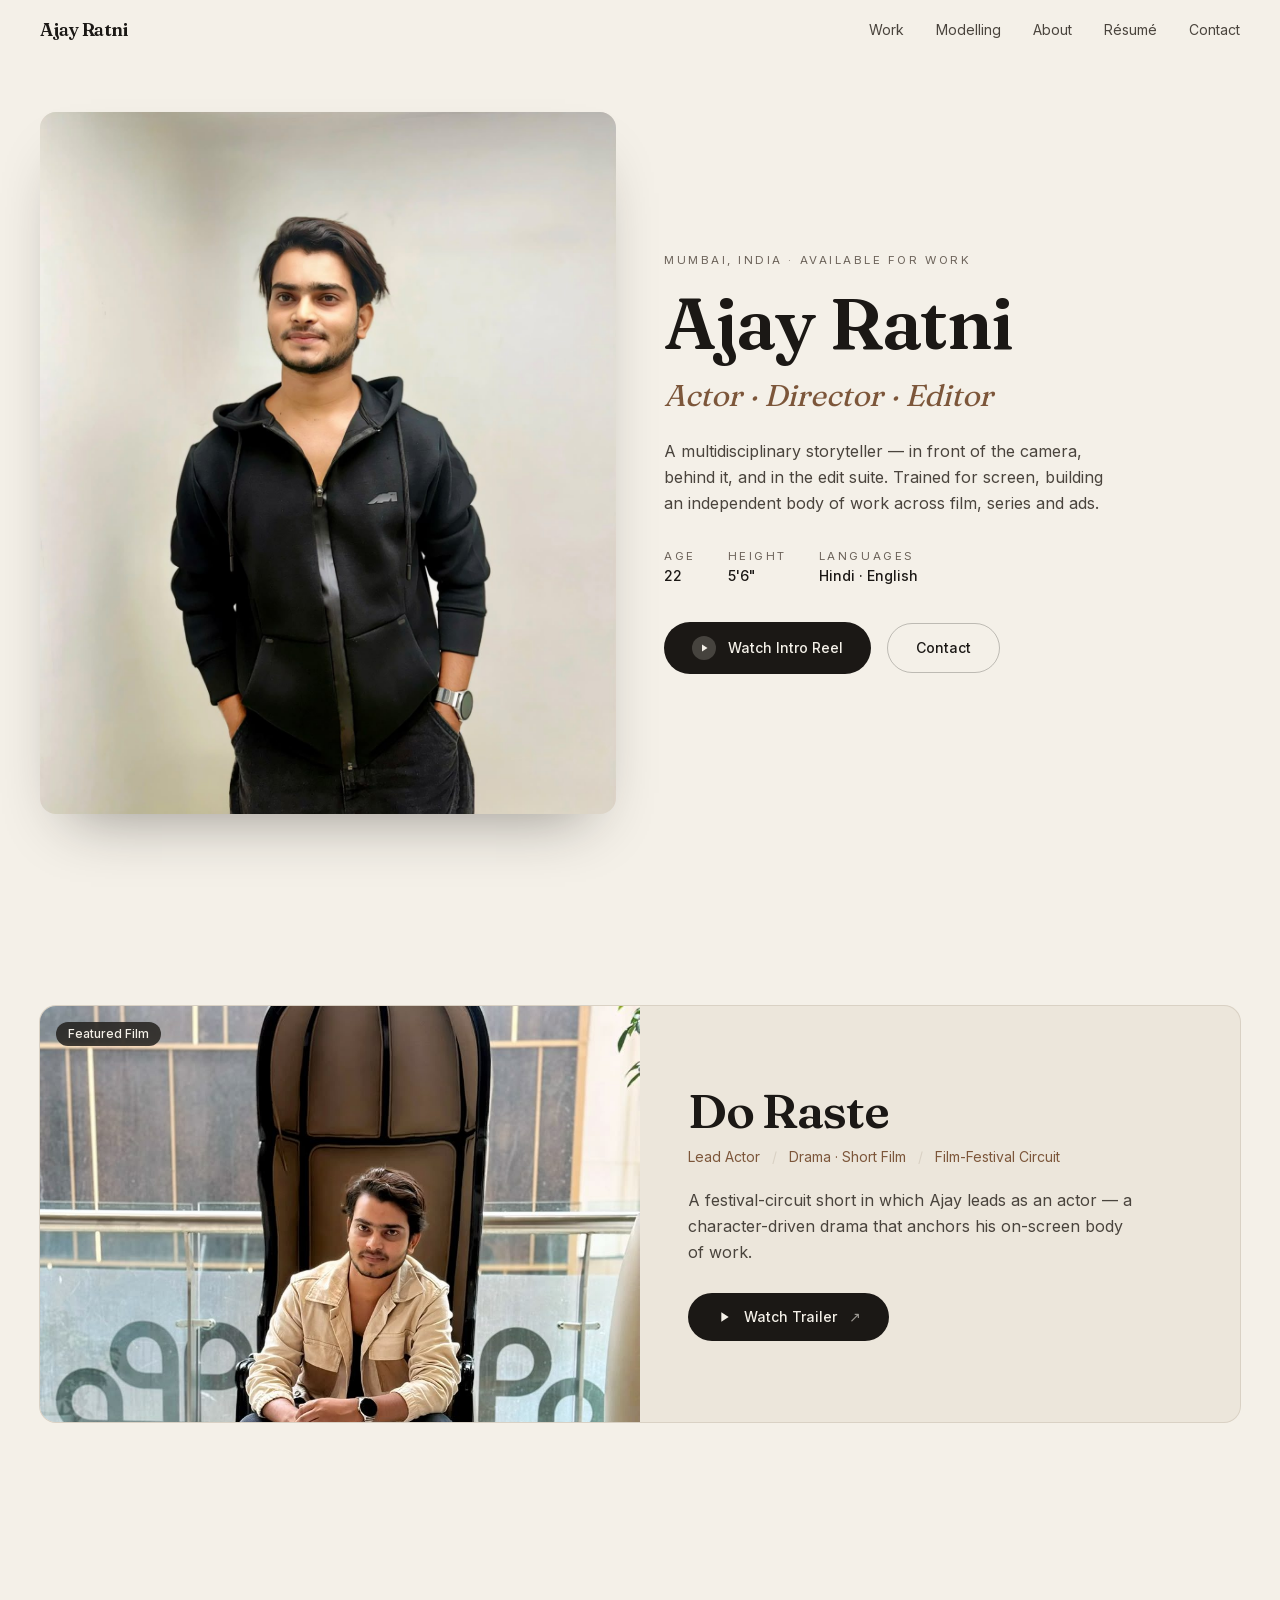
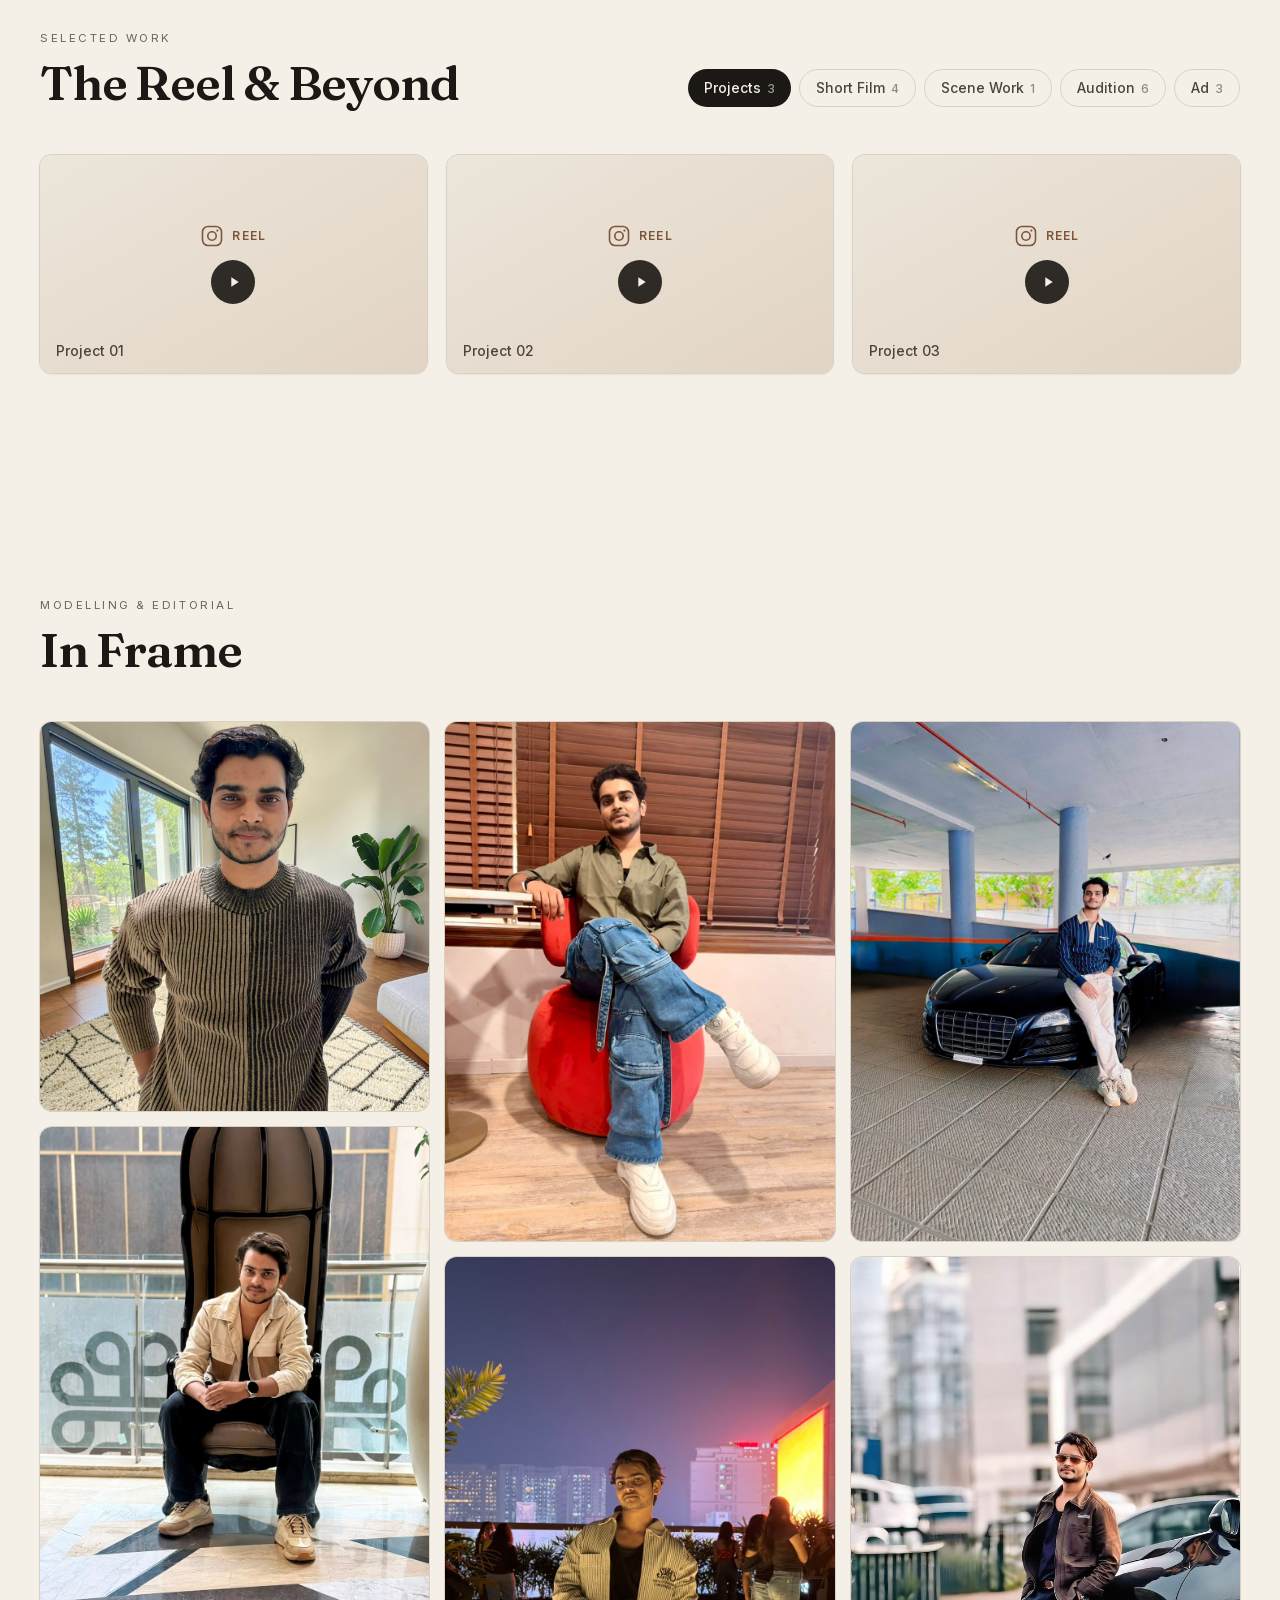
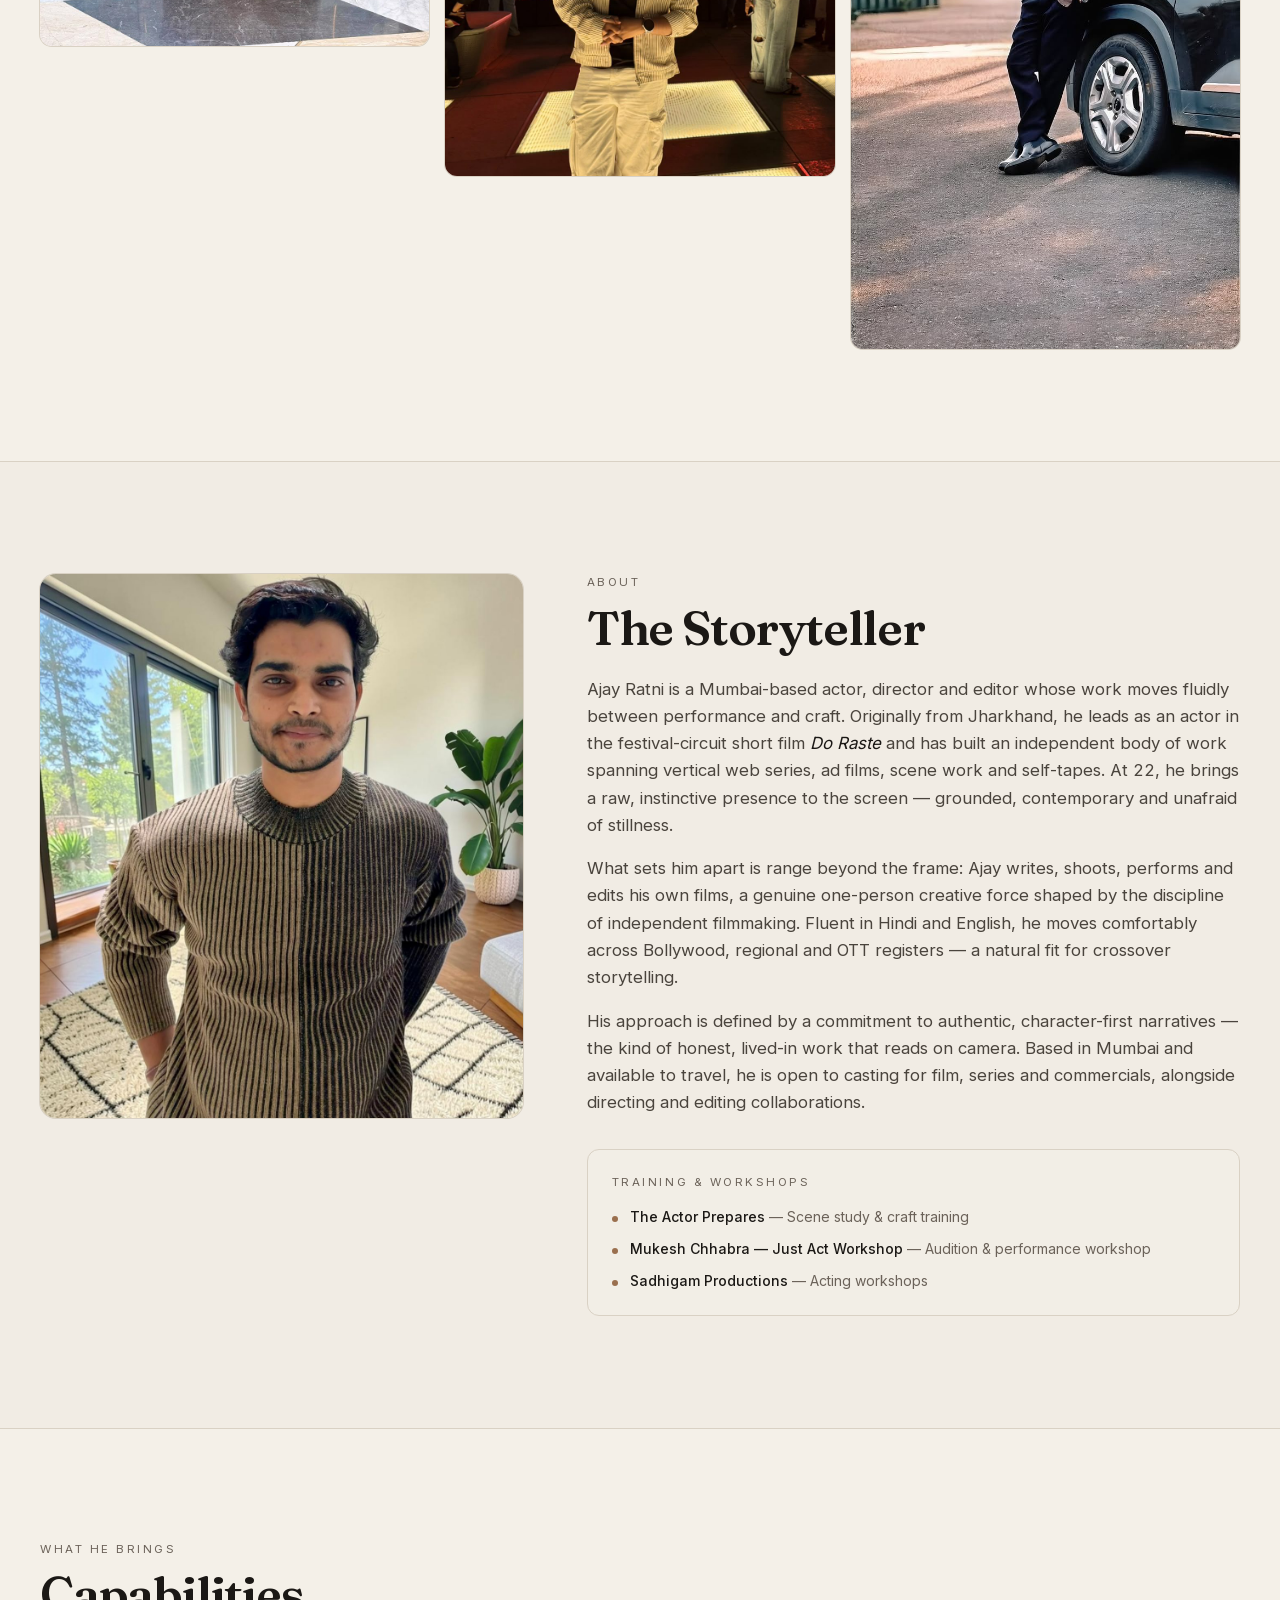
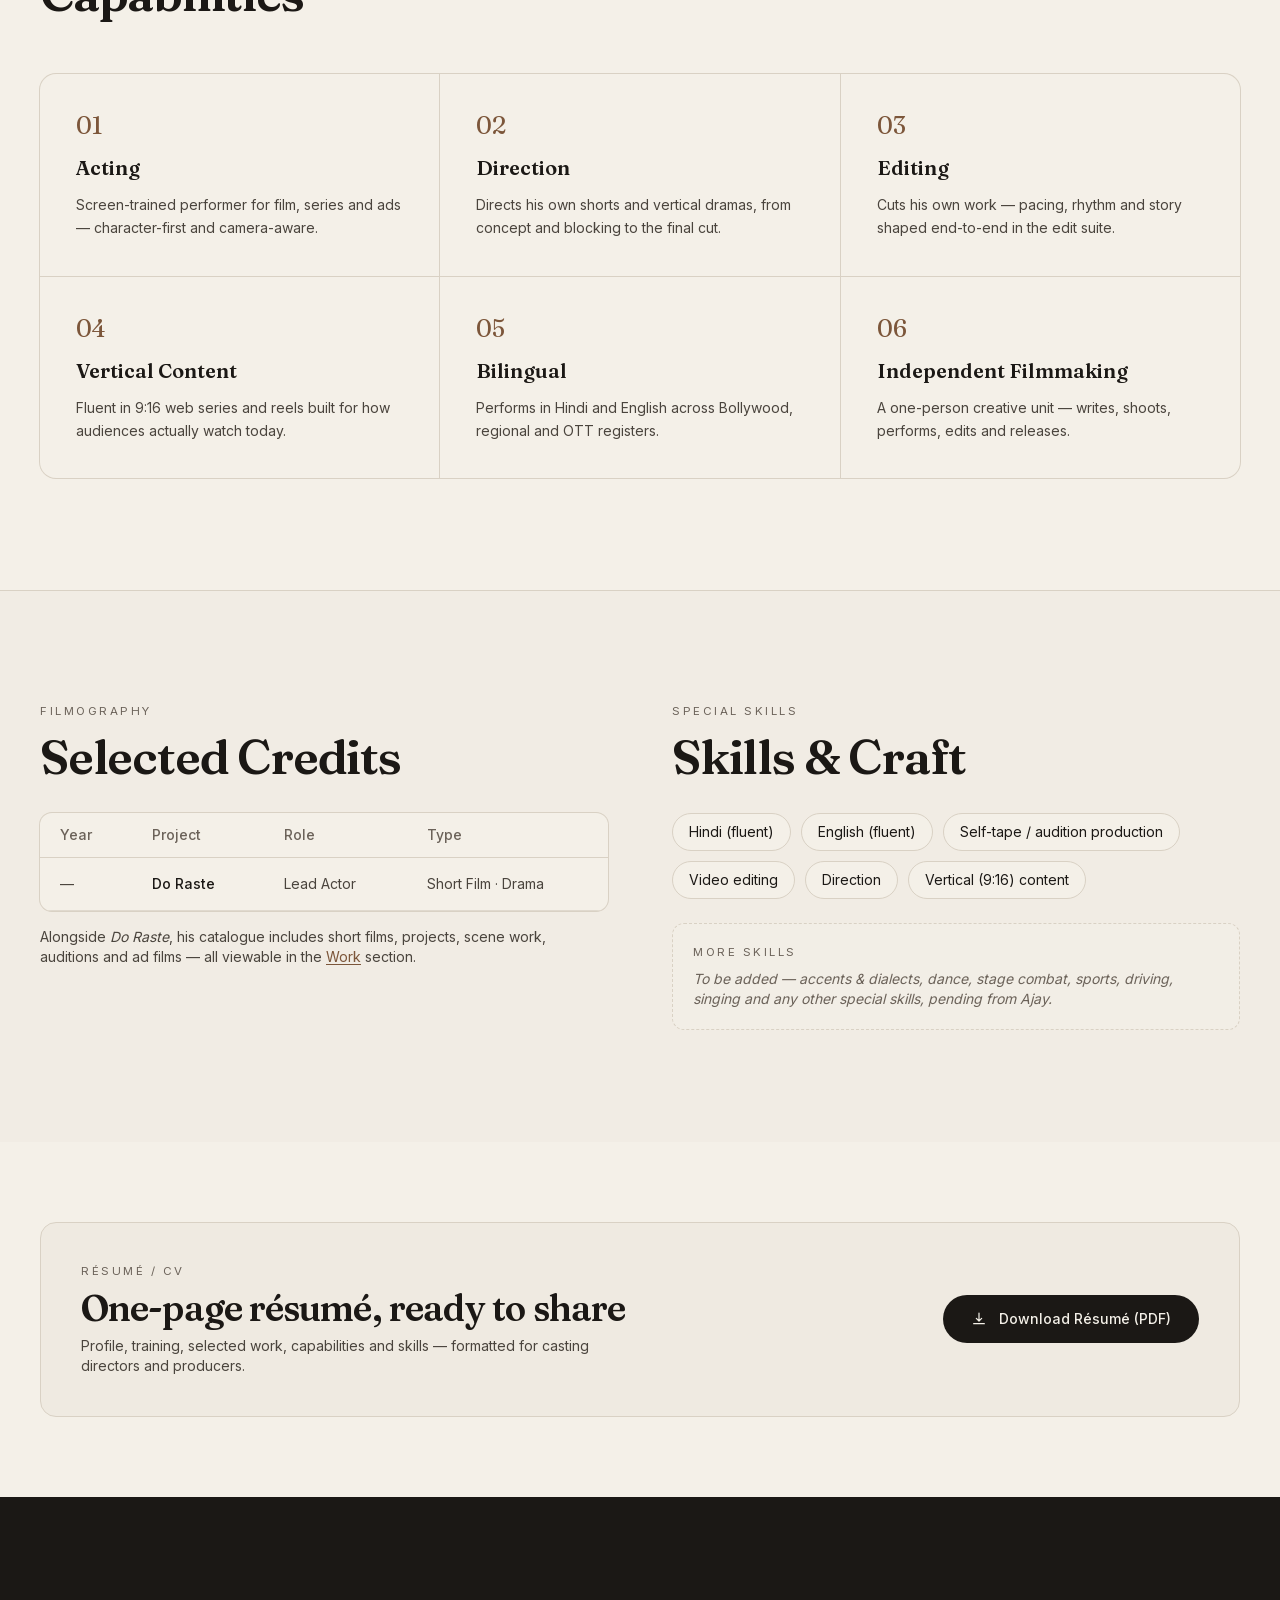
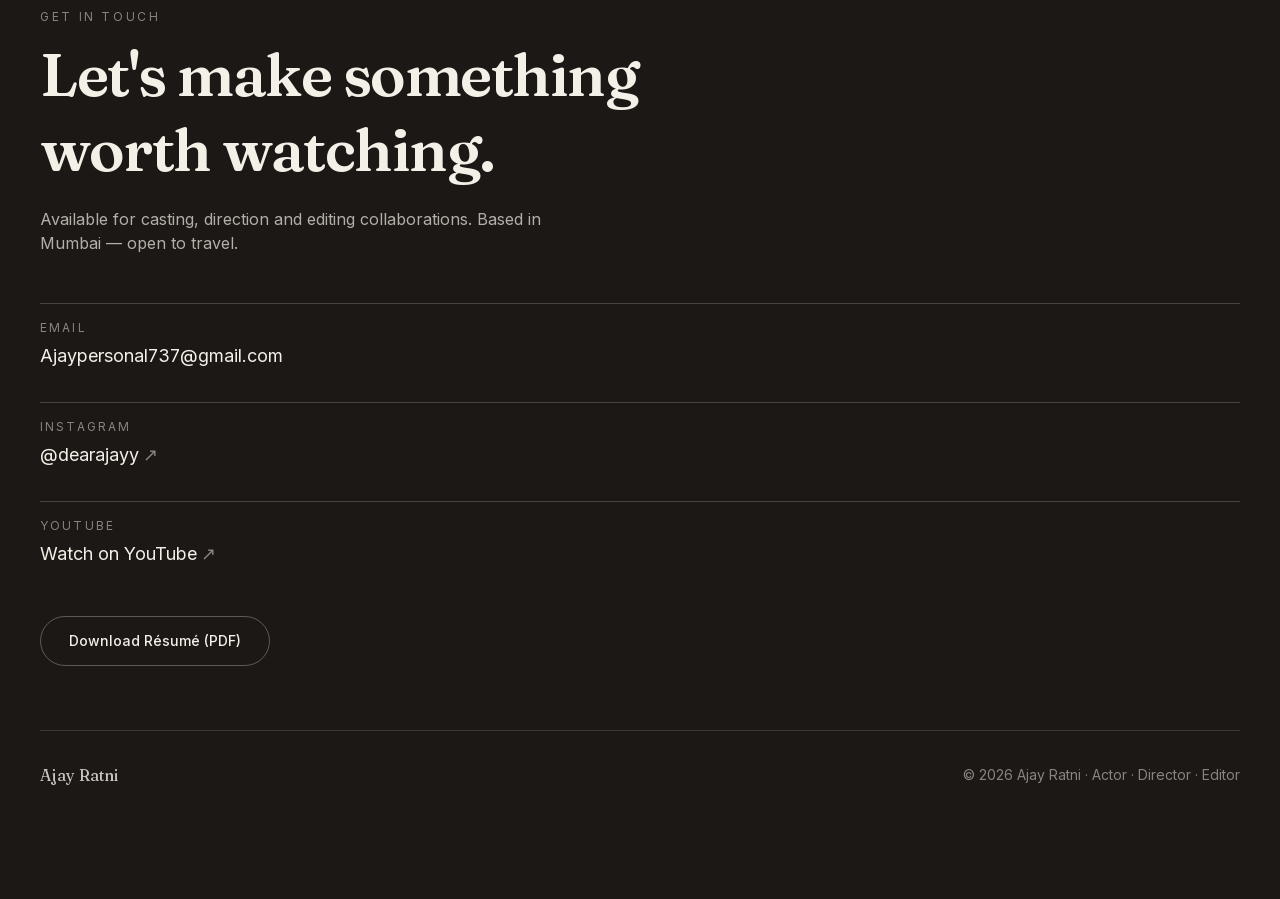
<file: index.html>
<!DOCTYPE html><html lang="en" class="fraunces_6823ef9b-module__G3Eq0G__variable inter_c15e96cb-module__0bjUvq__variable"><head><meta charSet="utf-8"/><meta name="viewport" content="width=device-width, initial-scale=1"/><link rel="preload" href="/_next/static/media/03bda585a99c6450-s.p.32sris142tqlb.woff2" as="font" crossorigin="" type="font/woff2"/><link rel="preload" href="/_next/static/media/83afe278b6a6bb3c-s.p.2bn3s6zvc0dyp.woff2" as="font" crossorigin="" type="font/woff2"/><link rel="preload" as="image" href="/images/hero-headshot.jpeg"/><link rel="stylesheet" href="/_next/static/chunks/0-1mn957_w1ls.css" data-precedence="next"/><link rel="preload" as="script" fetchPriority="low" href="/_next/static/chunks/3ll07n217cgxf.js"/><script src="/_next/static/chunks/17c2xufnf7-1b.js" async=""></script><script src="/_next/static/chunks/0iec5q4ack_04.js" async=""></script><script src="/_next/static/chunks/turbopack-42txp5vxx_n1k.js" async=""></script><script src="/_next/static/chunks/1d4h-sglyo8ft.js" async=""></script><script src="/_next/static/chunks/14mumt5_n0xhi.js" async=""></script><script src="/_next/static/chunks/2r0vityy7-nzr.js" async=""></script><meta name="next-size-adjust" content=""/><title>Ajay Ratni — Actor · Director · Editor</title><meta name="description" content="Ajay Ratni is a Mumbai-based actor, director and editor. Watch his intro reel, selected work, and get in touch for casting and collaboration."/><script src="/_next/static/chunks/0cz1d0mv5g_q7.js" noModule=""></script></head><body><div hidden=""><!--$--><!--/$--></div><main><nav class="fixed inset-x-0 top-0 z-40 transition-colors duration-300 border-b border-transparent bg-transparent"><div class="mx-auto flex max-w-7xl items-center justify-between px-6 py-4 md:px-10"><button class="font-serif text-lg font-semibold tracking-tight text-ink">Ajay Ratni</button><div class="hidden items-center gap-8 md:flex"><a href="#work" class="text-sm text-ink-soft transition hover:text-ink">Work</a><a href="#modelling" class="text-sm text-ink-soft transition hover:text-ink">Modelling</a><a href="#about" class="text-sm text-ink-soft transition hover:text-ink">About</a><a href="#resume" class="text-sm text-ink-soft transition hover:text-ink">Résumé</a><a href="#contact" class="text-sm text-ink-soft transition hover:text-ink">Contact</a></div><button class="flex h-9 w-9 items-center justify-center md:hidden" aria-label="Open menu" aria-expanded="false"><span class="relative block h-4 w-5"><span class="absolute left-0 block h-0.5 w-5 bg-ink transition-all top-0"></span><span class="absolute left-0 top-1.5 block h-0.5 w-5 bg-ink transition-all opacity-100"></span><span class="absolute left-0 block h-0.5 w-5 bg-ink transition-all top-3"></span></span></button></div></nav><section id="top" class="relative min-h-screen w-full"><div class="mx-auto grid max-w-7xl grid-cols-1 items-stretch gap-8 px-6 pb-16 pt-24 md:grid-cols-2 md:gap-12 md:px-10 md:pb-24 md:pt-28"><div><div class="relative aspect-[4/5] w-full overflow-hidden rounded-2xl bg-paper-2 shadow-[0_30px_60px_-30px_rgba(27,24,21,0.45)] md:aspect-auto md:h-[78vh]"><img alt="Ajay Ratni — portrait" decoding="async" data-nimg="fill" class="object-cover object-[center_18%]" style="position:absolute;height:100%;width:100%;left:0;top:0;right:0;bottom:0;color:transparent" src="/images/hero-headshot.jpeg"/></div></div><div class="flex flex-col justify-center"><p class="eyebrow mb-5">Mumbai, India · Available for Work</p><h1 class="font-serif text-5xl font-semibold leading-[0.95] tracking-tight text-ink sm:text-6xl md:text-7xl">Ajay Ratni</h1><p class="mt-5 font-serif text-2xl italic text-accent-deep sm:text-3xl">Actor · Director · Editor</p><p class="mt-6 max-w-md text-base leading-relaxed text-ink-soft">A multidisciplinary storyteller — in front of the camera, behind it, and in the edit suite. Trained for screen, building an independent body of work across film, series and ads.</p><dl class="mt-8 flex flex-wrap gap-x-8 gap-y-3 text-sm text-ink"><div><dt class="eyebrow mb-0.5">Age</dt><dd class="font-medium">22</dd></div><div><dt class="eyebrow mb-0.5">Height</dt><dd class="font-medium">5&#x27;6&quot;</dd></div><div><dt class="eyebrow mb-0.5">Languages</dt><dd class="font-medium">Hindi · English</dd></div></dl><div class="mt-9 flex flex-wrap items-center gap-4"><button class="group inline-flex items-center gap-3 rounded-full bg-ink px-7 py-3.5 text-sm font-medium text-paper transition hover:bg-accent-deep"><span class="flex h-6 w-6 items-center justify-center rounded-full bg-paper/20 transition group-hover:bg-paper/30"><svg viewBox="0 0 24 24" class="h-3 w-3 fill-paper" aria-hidden="true"><path d="M8 5v14l11-7z"></path></svg></span>Watch Intro Reel</button><a href="#contact" class="inline-flex items-center gap-2 rounded-full border border-ink/25 px-7 py-3.5 text-sm font-medium text-ink transition hover:border-ink hover:bg-ink hover:text-paper">Contact</a></div></div></div></section><section id="featured" class="mx-auto max-w-7xl px-6 py-20 md:px-10 md:py-24"><div class="grid grid-cols-1 items-stretch overflow-hidden rounded-2xl bg-paper-2 ring-1 ring-line md:grid-cols-2"><div class="relative aspect-[4/3] w-full md:aspect-auto md:min-h-[26rem]"><img alt="Ajay Ratni in Do Raste" loading="lazy" decoding="async" data-nimg="fill" class="object-cover object-top" style="position:absolute;height:100%;width:100%;left:0;top:0;right:0;bottom:0;color:transparent" src="/images/ajay-1.jpg"/><span class="absolute left-4 top-4 rounded-full bg-ink/80 px-3 py-1 text-xs font-medium text-paper backdrop-blur">Featured Film</span></div><div class="flex flex-col justify-center gap-5 p-8 md:p-12"><div><h2 class="font-serif text-4xl font-semibold tracking-tight text-ink sm:text-5xl">Do Raste</h2><p class="mt-3 flex flex-wrap gap-x-3 gap-y-1 text-sm text-accent-deep"><span>Lead Actor</span><span class="text-line">/</span><span>Drama · Short Film</span><span class="text-line">/</span><span>Film-Festival Circuit</span></p></div><p class="max-w-md text-base leading-relaxed text-ink-soft">A festival-circuit short in which Ajay leads as an actor — a character-driven drama that anchors his on-screen body of work.</p><div class="pt-2"><a href="https://www.instagram.com/p/DXLIN8mCIje/" target="_blank" rel="noopener noreferrer" class="inline-flex items-center gap-3 rounded-full bg-ink px-7 py-3.5 text-sm font-medium text-paper transition hover:bg-accent-deep"><svg viewBox="0 0 24 24" class="h-4 w-4 fill-paper" aria-hidden="true"><path d="M8 5v14l11-7z"></path></svg>Watch Trailer<span class="text-paper/60">↗</span></a></div></div></div></section><section id="work" class="mx-auto max-w-7xl px-6 py-20 md:px-10 md:py-28"><div class="mb-10 flex flex-col gap-6 md:mb-12 md:flex-row md:items-end md:justify-between"><div><p class="eyebrow mb-3">Selected Work</p><h2 class="font-serif text-4xl font-semibold tracking-tight text-ink sm:text-5xl">The Reel &amp; Beyond</h2></div><div class="flex flex-wrap gap-2"><button class="rounded-full px-4 py-2 text-sm font-medium transition bg-ink text-paper">Projects<span class="ml-1.5 text-xs opacity-60">3</span></button><button class="rounded-full px-4 py-2 text-sm font-medium transition border border-line text-ink-soft hover:border-ink/40 hover:text-ink">Short Film<span class="ml-1.5 text-xs opacity-60">4</span></button><button class="rounded-full px-4 py-2 text-sm font-medium transition border border-line text-ink-soft hover:border-ink/40 hover:text-ink">Scene Work<span class="ml-1.5 text-xs opacity-60">1</span></button><button class="rounded-full px-4 py-2 text-sm font-medium transition border border-line text-ink-soft hover:border-ink/40 hover:text-ink">Audition<span class="ml-1.5 text-xs opacity-60">6</span></button><button class="rounded-full px-4 py-2 text-sm font-medium transition border border-line text-ink-soft hover:border-ink/40 hover:text-ink">Ad<span class="ml-1.5 text-xs opacity-60">3</span></button></div></div><div class="grid grid-cols-1 gap-5 sm:grid-cols-2 lg:grid-cols-3"><a href="https://www.instagram.com/reel/DZEOx-eqaC0/" target="_blank" rel="noopener noreferrer" class="group relative flex aspect-video w-full flex-col items-center justify-center overflow-hidden rounded-xl bg-gradient-to-br from-paper-2 to-[#e2d4c4] text-ink shadow-sm ring-1 ring-line transition hover:shadow-lg" aria-label="Watch Project 01 on Instagram"><span class="flex items-center gap-2 text-accent-deep"><svg viewBox="0 0 24 24" class="h-6 w-6 fill-none stroke-current" stroke-width="1.6" aria-hidden="true"><rect x="2.5" y="2.5" width="19" height="19" rx="5.5"></rect><circle cx="12" cy="12" r="4.2"></circle><circle cx="17.4" cy="6.6" r="1.1" class="fill-current stroke-none"></circle></svg><span class="text-xs font-semibold uppercase tracking-widest">Reel</span></span><span class="mt-3 flex h-11 w-11 items-center justify-center rounded-full bg-ink/90 transition group-hover:scale-105"><svg viewBox="0 0 24 24" class="ml-0.5 h-4 w-4 fill-paper" aria-hidden="true"><path d="M8 5v14l11-7z"></path></svg></span><span class="absolute bottom-3 left-4 text-sm font-medium text-ink-soft">Project 01</span><span class="absolute bottom-3 right-4 text-[0.7rem] text-muted opacity-0 transition group-hover:opacity-100">Opens Instagram ↗</span></a><a href="https://www.instagram.com/reel/DVXkE86EWV7/" target="_blank" rel="noopener noreferrer" class="group relative flex aspect-video w-full flex-col items-center justify-center overflow-hidden rounded-xl bg-gradient-to-br from-paper-2 to-[#e2d4c4] text-ink shadow-sm ring-1 ring-line transition hover:shadow-lg" aria-label="Watch Project 02 on Instagram"><span class="flex items-center gap-2 text-accent-deep"><svg viewBox="0 0 24 24" class="h-6 w-6 fill-none stroke-current" stroke-width="1.6" aria-hidden="true"><rect x="2.5" y="2.5" width="19" height="19" rx="5.5"></rect><circle cx="12" cy="12" r="4.2"></circle><circle cx="17.4" cy="6.6" r="1.1" class="fill-current stroke-none"></circle></svg><span class="text-xs font-semibold uppercase tracking-widest">Reel</span></span><span class="mt-3 flex h-11 w-11 items-center justify-center rounded-full bg-ink/90 transition group-hover:scale-105"><svg viewBox="0 0 24 24" class="ml-0.5 h-4 w-4 fill-paper" aria-hidden="true"><path d="M8 5v14l11-7z"></path></svg></span><span class="absolute bottom-3 left-4 text-sm font-medium text-ink-soft">Project 02</span><span class="absolute bottom-3 right-4 text-[0.7rem] text-muted opacity-0 transition group-hover:opacity-100">Opens Instagram ↗</span></a><a href="https://www.instagram.com/reel/DVxMv7QkeDi/" target="_blank" rel="noopener noreferrer" class="group relative flex aspect-video w-full flex-col items-center justify-center overflow-hidden rounded-xl bg-gradient-to-br from-paper-2 to-[#e2d4c4] text-ink shadow-sm ring-1 ring-line transition hover:shadow-lg" aria-label="Watch Project 03 on Instagram"><span class="flex items-center gap-2 text-accent-deep"><svg viewBox="0 0 24 24" class="h-6 w-6 fill-none stroke-current" stroke-width="1.6" aria-hidden="true"><rect x="2.5" y="2.5" width="19" height="19" rx="5.5"></rect><circle cx="12" cy="12" r="4.2"></circle><circle cx="17.4" cy="6.6" r="1.1" class="fill-current stroke-none"></circle></svg><span class="text-xs font-semibold uppercase tracking-widest">Reel</span></span><span class="mt-3 flex h-11 w-11 items-center justify-center rounded-full bg-ink/90 transition group-hover:scale-105"><svg viewBox="0 0 24 24" class="ml-0.5 h-4 w-4 fill-paper" aria-hidden="true"><path d="M8 5v14l11-7z"></path></svg></span><span class="absolute bottom-3 left-4 text-sm font-medium text-ink-soft">Project 03</span><span class="absolute bottom-3 right-4 text-[0.7rem] text-muted opacity-0 transition group-hover:opacity-100">Opens Instagram ↗</span></a></div></section><section id="modelling" class="mx-auto max-w-7xl px-6 py-20 md:px-10 md:py-28"><div class="mb-10 md:mb-12"><p class="eyebrow mb-3">Modelling &amp; Editorial</p><h2 class="font-serif text-4xl font-semibold tracking-tight text-ink sm:text-5xl">In Frame</h2></div><div class="gap-4 [column-fill:_balance] sm:columns-2 lg:columns-3"><button class="group mb-4 block w-full overflow-hidden rounded-xl ring-1 ring-line" aria-label="Open photo 1"><img src="/images/ajay-2.jpg" alt="Ajay Ratni — modelling 1" loading="lazy" class="w-full transition duration-500 group-hover:scale-[1.03]"/></button><button class="group mb-4 block w-full overflow-hidden rounded-xl ring-1 ring-line" aria-label="Open photo 2"><img src="/images/ajay-1.jpg" alt="Ajay Ratni — modelling 2" loading="lazy" class="w-full transition duration-500 group-hover:scale-[1.03]"/></button><button class="group mb-4 block w-full overflow-hidden rounded-xl ring-1 ring-line" aria-label="Open photo 3"><img src="/images/ajay-3.jpg" alt="Ajay Ratni — modelling 3" loading="lazy" class="w-full transition duration-500 group-hover:scale-[1.03]"/></button><button class="group mb-4 block w-full overflow-hidden rounded-xl ring-1 ring-line" aria-label="Open photo 4"><img src="/images/ajay-6.jpg" alt="Ajay Ratni — modelling 4" loading="lazy" class="w-full transition duration-500 group-hover:scale-[1.03]"/></button><button class="group mb-4 block w-full overflow-hidden rounded-xl ring-1 ring-line" aria-label="Open photo 5"><img src="/images/ajay-4.jpg" alt="Ajay Ratni — modelling 5" loading="lazy" class="w-full transition duration-500 group-hover:scale-[1.03]"/></button><button class="group mb-4 block w-full overflow-hidden rounded-xl ring-1 ring-line" aria-label="Open photo 6"><img src="/images/ajay-5.jpg" alt="Ajay Ratni — modelling 6" loading="lazy" class="w-full transition duration-500 group-hover:scale-[1.03]"/></button></div></section><section id="about" class="border-y border-line bg-paper-2/40"><div class="mx-auto grid max-w-7xl grid-cols-1 gap-10 px-6 py-20 md:grid-cols-[0.85fr_1.15fr] md:gap-16 md:px-10 md:py-28"><div class="relative order-1 aspect-[4/5] w-full overflow-hidden rounded-2xl ring-1 ring-line md:order-none md:aspect-auto md:h-[34rem]"><img alt="Ajay Ratni" loading="lazy" decoding="async" data-nimg="fill" class="object-cover object-top" style="position:absolute;height:100%;width:100%;left:0;top:0;right:0;bottom:0;color:transparent" src="/images/ajay-2.jpg"/></div><div class="flex flex-col justify-center"><p class="eyebrow mb-3">About</p><h2 class="mb-6 font-serif text-4xl font-semibold tracking-tight text-ink sm:text-5xl">The Storyteller</h2><div class="space-y-4 text-[1.05rem] leading-relaxed text-ink-soft"><p>Ajay Ratni is a Mumbai-based actor, director and editor whose work moves fluidly between performance and craft. Originally from Jharkhand, he leads as an actor in the festival-circuit short film<!-- --> <em class="text-ink">Do Raste</em> and has built an independent body of work spanning vertical web series, ad films, scene work and self-tapes. At 22, he brings a raw, instinctive presence to the screen — grounded, contemporary and unafraid of stillness.</p><p>What sets him apart is range beyond the frame: Ajay writes, shoots, performs and edits his own films, a genuine one-person creative force shaped by the discipline of independent filmmaking. Fluent in Hindi and English, he moves comfortably across Bollywood, regional and OTT registers — a natural fit for crossover storytelling.</p><p>His approach is defined by a commitment to authentic, character-first narratives — the kind of honest, lived-in work that reads on camera. Based in Mumbai and available to travel, he is open to casting for film, series and commercials, alongside directing and editing collaborations.</p></div><div class="mt-8 rounded-xl border border-line bg-paper/60 p-6"><p class="eyebrow mb-4">Training &amp; Workshops</p><ul class="space-y-3"><li class="flex items-baseline gap-3"><span class="mt-1 h-1.5 w-1.5 shrink-0 rounded-full bg-accent"></span><span class="text-sm text-ink"><span class="font-medium">The Actor Prepares</span><span class="text-muted"> — <!-- -->Scene study &amp; craft training</span></span></li><li class="flex items-baseline gap-3"><span class="mt-1 h-1.5 w-1.5 shrink-0 rounded-full bg-accent"></span><span class="text-sm text-ink"><span class="font-medium">Mukesh Chhabra — Just Act Workshop</span><span class="text-muted"> — <!-- -->Audition &amp; performance workshop</span></span></li><li class="flex items-baseline gap-3"><span class="mt-1 h-1.5 w-1.5 shrink-0 rounded-full bg-accent"></span><span class="text-sm text-ink"><span class="font-medium">Sadhigam Productions</span><span class="text-muted"> — <!-- -->Acting workshops</span></span></li></ul></div></div></div></section><section id="capabilities" class="mx-auto max-w-7xl px-6 py-20 md:px-10 md:py-28"><div class="mb-10 md:mb-14"><p class="eyebrow mb-3">What He Brings</p><h2 class="font-serif text-4xl font-semibold tracking-tight text-ink sm:text-5xl">Capabilities</h2></div><div class="grid grid-cols-1 gap-px overflow-hidden rounded-2xl bg-line ring-1 ring-line sm:grid-cols-2 lg:grid-cols-3"><div class="group flex flex-col gap-3 bg-paper p-7 transition hover:bg-paper-2/60 md:p-9"><span class="font-serif text-2xl text-accent-deep">01</span><h3 class="font-serif text-xl font-semibold text-ink">Acting</h3><p class="text-sm leading-relaxed text-ink-soft">Screen-trained performer for film, series and ads — character-first and camera-aware.</p></div><div class="group flex flex-col gap-3 bg-paper p-7 transition hover:bg-paper-2/60 md:p-9"><span class="font-serif text-2xl text-accent-deep">02</span><h3 class="font-serif text-xl font-semibold text-ink">Direction</h3><p class="text-sm leading-relaxed text-ink-soft">Directs his own shorts and vertical dramas, from concept and blocking to the final cut.</p></div><div class="group flex flex-col gap-3 bg-paper p-7 transition hover:bg-paper-2/60 md:p-9"><span class="font-serif text-2xl text-accent-deep">03</span><h3 class="font-serif text-xl font-semibold text-ink">Editing</h3><p class="text-sm leading-relaxed text-ink-soft">Cuts his own work — pacing, rhythm and story shaped end-to-end in the edit suite.</p></div><div class="group flex flex-col gap-3 bg-paper p-7 transition hover:bg-paper-2/60 md:p-9"><span class="font-serif text-2xl text-accent-deep">04</span><h3 class="font-serif text-xl font-semibold text-ink">Vertical Content</h3><p class="text-sm leading-relaxed text-ink-soft">Fluent in 9:16 web series and reels built for how audiences actually watch today.</p></div><div class="group flex flex-col gap-3 bg-paper p-7 transition hover:bg-paper-2/60 md:p-9"><span class="font-serif text-2xl text-accent-deep">05</span><h3 class="font-serif text-xl font-semibold text-ink">Bilingual</h3><p class="text-sm leading-relaxed text-ink-soft">Performs in Hindi and English across Bollywood, regional and OTT registers.</p></div><div class="group flex flex-col gap-3 bg-paper p-7 transition hover:bg-paper-2/60 md:p-9"><span class="font-serif text-2xl text-accent-deep">06</span><h3 class="font-serif text-xl font-semibold text-ink">Independent Filmmaking</h3><p class="text-sm leading-relaxed text-ink-soft">A one-person creative unit — writes, shoots, performs, edits and releases.</p></div></div></section><section id="credits" class="border-t border-line bg-paper-2/40"><div class="mx-auto grid max-w-7xl grid-cols-1 gap-12 px-6 py-20 md:grid-cols-2 md:gap-16 md:px-10 md:py-28"><div><p class="eyebrow mb-3">Filmography</p><h2 class="mb-8 font-serif text-4xl font-semibold tracking-tight text-ink sm:text-5xl">Selected Credits</h2><div class="overflow-x-auto rounded-xl bg-paper ring-1 ring-line"><table class="w-full min-w-[26rem] text-left text-sm"><thead><tr class="border-b border-line text-muted"><th class="px-5 py-3 font-medium">Year</th><th class="px-5 py-3 font-medium">Project</th><th class="px-5 py-3 font-medium">Role</th><th class="px-5 py-3 font-medium">Type</th></tr></thead><tbody><tr class="border-b border-line/70"><td class="px-5 py-4 text-ink-soft">—</td><td class="px-5 py-4 font-medium text-ink">Do Raste</td><td class="px-5 py-4 text-ink-soft">Lead Actor</td><td class="px-5 py-4 text-ink-soft">Short Film · Drama</td></tr></tbody></table></div><p class="mt-4 text-sm text-ink-soft">Alongside <em>Do Raste</em>, his catalogue includes short films, projects, scene work, auditions and ad films — all viewable in the<!-- --> <a href="#work" class="text-accent-deep underline underline-offset-2">Work</a> <!-- -->section.</p></div><div><p class="eyebrow mb-3">Special Skills</p><h2 class="mb-8 font-serif text-4xl font-semibold tracking-tight text-ink sm:text-5xl">Skills &amp; Craft</h2><div class="flex flex-wrap gap-2.5"><span class="rounded-full border border-line bg-paper px-4 py-2 text-sm text-ink">Hindi (fluent)</span><span class="rounded-full border border-line bg-paper px-4 py-2 text-sm text-ink">English (fluent)</span><span class="rounded-full border border-line bg-paper px-4 py-2 text-sm text-ink">Self-tape / audition production</span><span class="rounded-full border border-line bg-paper px-4 py-2 text-sm text-ink">Video editing</span><span class="rounded-full border border-line bg-paper px-4 py-2 text-sm text-ink">Direction</span><span class="rounded-full border border-line bg-paper px-4 py-2 text-sm text-ink">Vertical (9:16) content</span></div><div class="mt-6 rounded-xl border border-dashed border-line bg-paper/50 p-5"><p class="eyebrow mb-2">More Skills</p><p class="text-sm italic text-muted">To be added — accents &amp; dialects, dance, stage combat, sports, driving, singing and any other special skills, pending from Ajay.</p></div></div></div></section><section id="resume" class="mx-auto max-w-7xl px-6 py-16 md:px-10 md:py-20"><div class="flex flex-col items-start justify-between gap-6 rounded-2xl border border-line bg-paper-2/50 p-8 md:flex-row md:items-center md:p-10"><div><p class="eyebrow mb-2">Résumé / CV</p><h2 class="font-serif text-3xl font-semibold tracking-tight text-ink sm:text-4xl">One-page résumé, ready to share</h2><p class="mt-2 max-w-lg text-sm text-ink-soft">Profile, training, selected work, capabilities and skills — formatted for casting directors and producers.</p></div><a href="/Ajay-Ratni-Resume.pdf" download="" class="inline-flex shrink-0 items-center gap-3 rounded-full bg-ink px-7 py-3.5 text-sm font-medium text-paper transition hover:bg-accent-deep"><svg viewBox="0 0 24 24" class="h-4 w-4 fill-none stroke-current" stroke-width="1.8" aria-hidden="true"><path d="M12 3v12m0 0 4-4m-4 4-4-4M4 19h16" stroke-linecap="round" stroke-linejoin="round"></path></svg>Download Résumé (PDF)</a></div></section><footer id="contact" class="bg-ink text-paper"><div class="mx-auto max-w-7xl px-6 py-20 md:px-10 md:py-28"><p class="mb-3 text-xs uppercase tracking-[0.22em] text-paper/50">Get in touch</p><h2 class="max-w-2xl font-serif text-4xl font-semibold leading-tight tracking-tight sm:text-6xl">Let&#x27;s make something worth watching.</h2><p class="mt-5 max-w-lg text-paper/70">Available for casting, direction and editing collaborations. Based in Mumbai — open to travel.</p><div class="mt-12 grid grid-cols-1 gap-x-10 gap-y-8 sm:grid-cols-3"><a href="mailto:Ajaypersonal737@gmail.com" class="group border-t border-paper/20 pt-4 transition"><p class="text-xs uppercase tracking-[0.18em] text-paper/50">Email</p><p class="mt-1.5 text-lg text-paper transition group-hover:text-accent">Ajaypersonal737@gmail.com</p></a><a href="https://www.instagram.com/dearajayy" target="_blank" rel="noopener noreferrer" class="group border-t border-paper/20 pt-4 transition"><p class="text-xs uppercase tracking-[0.18em] text-paper/50">Instagram</p><p class="mt-1.5 text-lg text-paper transition group-hover:text-accent">@dearajayy<span class="ml-1 text-paper/50">↗</span></p></a><a href="https://youtu.be/1nlHMQfiEY0" target="_blank" rel="noopener noreferrer" class="group border-t border-paper/20 pt-4 transition"><p class="text-xs uppercase tracking-[0.18em] text-paper/50">YouTube</p><p class="mt-1.5 text-lg text-paper transition group-hover:text-accent">Watch on YouTube<span class="ml-1 text-paper/50">↗</span></p></a></div><div class="mt-12"><a href="/Ajay-Ratni-Resume.pdf" download="" class="inline-flex items-center gap-3 rounded-full border border-paper/30 px-7 py-3.5 text-sm font-medium text-paper transition hover:border-paper hover:bg-paper hover:text-ink">Download Résumé (PDF)</a></div><div class="mt-16 flex flex-col gap-2 border-t border-paper/15 pt-8 text-sm text-paper/50 sm:flex-row sm:items-center sm:justify-between"><span class="font-serif text-base text-paper/80">Ajay Ratni</span><span>© <!-- -->2026<!-- --> Ajay Ratni · Actor · Director · Editor</span></div></div></footer></main><!--$--><!--/$--><script src="/_next/static/chunks/3ll07n217cgxf.js" id="_R_" async=""></script><script>(self.__next_f=self.__next_f | []).push([0])</script><script>self.__next_f.push([1,"1:\"$Sreact.fragment\"\n2:I[39756,[\"/_next/static/chunks/1d4h-sglyo8ft.js\",\"/_next/static/chunks/14mumt5_n0xhi.js\"],\"default\"]\n3:I[37457,[\"/_next/static/chunks/1d4h-sglyo8ft.js\",\"/_next/static/chunks/14mumt5_n0xhi.js\"],\"default\"]\n4:I[42724,[\"/_next/static/chunks/1d4h-sglyo8ft.js\",\"/_next/static/chunks/14mumt5_n0xhi.js\",\"/_next/static/chunks/2r0vityy7-nzr.js\"],\"default\"]\n5:I[92349,[\"/_next/static/chunks/1d4h-sglyo8ft.js\",\"/_next/static/chunks/14mumt5_n0xhi.js\",\"/_next/static/chunks/2r0vityy7-nzr.js\"],\"default\"]\n6:I[5500,[\"/_next/static/chunks/1d4h-sglyo8ft.js\",\"/_next/static/chunks/14mumt5_n0xhi.js\",\"/_next/static/chunks/2r0vityy7-nzr.js\"],\"Image\"]\n7:I[48055,[\"/_next/static/chunks/1d4h-sglyo8ft.js\",\"/_next/static/chunks/14mumt5_n0xhi.js\",\"/_next/static/chunks/2r0vityy7-nzr.js\"],\"default\"]\n8:I[31685,[\"/_next/static/chunks/1d4h-sglyo8ft.js\",\"/_next/static/chunks/14mumt5_n0xhi.js\",\"/_next/static/chunks/2r0vityy7-nzr.js\"],\"default\"]\n12:I[68027,[\"/_next/static/chunks/1d4h-sglyo8ft.js\",\"/_next/static/chunks/14mumt5_n0xhi.js\"],\"default\",1]\n:HL[\"/_next/static/chunks/0-1mn957_w1ls.css\",\"style\"]\n:HL[\"/_next/static/media/03bda585a99c6450-s.p.32sris142tqlb.woff2\",\"font\",{\"crossOrigin\":\"\",\"type\":\"font/woff2\"}]\n:HL[\"/_next/static/media/83afe278b6a6bb3c-s.p.2bn3s6zvc0dyp.woff2\",\"font\",{\"crossOrigin\":\"\",\"type\":\"font/woff2\"}]\n"])</script><script>self.__next_f.push([1,"0:{\"P\":null,\"c\":[\"\",\"\"],\"q\":\"\",\"i\":false,\"f\":[[[\"\",{\"children\":[\"__PAGE__\",{}]},\"$undefined\",\"$undefined\",16],[[\"$\",\"$1\",\"c\",{\"children\":[[[\"$\",\"link\",\"0\",{\"rel\":\"stylesheet\",\"href\":\"/_next/static/chunks/0-1mn957_w1ls.css\",\"precedence\":\"next\",\"crossOrigin\":\"$undefined\",\"nonce\":\"$undefined\"}],[\"$\",\"script\",\"script-0\",{\"src\":\"/_next/static/chunks/1d4h-sglyo8ft.js\",\"async\":true,\"nonce\":\"$undefined\"}],[\"$\",\"script\",\"script-1\",{\"src\":\"/_next/static/chunks/14mumt5_n0xhi.js\",\"async\":true,\"nonce\":\"$undefined\"}]],[\"$\",\"html\",null,{\"lang\":\"en\",\"className\":\"fraunces_6823ef9b-module__G3Eq0G__variable inter_c15e96cb-module__0bjUvq__variable\",\"children\":[\"$\",\"body\",null,{\"children\":[\"$\",\"$L2\",null,{\"parallelRouterKey\":\"children\",\"error\":\"$undefined\",\"errorStyles\":\"$undefined\",\"errorScripts\":\"$undefined\",\"template\":[\"$\",\"$L3\",null,{}],\"templateStyles\":\"$undefined\",\"templateScripts\":\"$undefined\",\"notFound\":[[[\"$\",\"title\",null,{\"children\":\"404: This page could not be found.\"}],[\"$\",\"div\",null,{\"style\":{\"fontFamily\":\"system-ui,\\\"Segoe UI\\\",Roboto,Helvetica,Arial,sans-serif,\\\"Apple Color Emoji\\\",\\\"Segoe UI Emoji\\\"\",\"height\":\"100vh\",\"textAlign\":\"center\",\"display\":\"flex\",\"flexDirection\":\"column\",\"alignItems\":\"center\",\"justifyContent\":\"center\"},\"children\":[\"$\",\"div\",null,{\"children\":[[\"$\",\"style\",null,{\"dangerouslySetInnerHTML\":{\"__html\":\"body{color:#000;background:#fff;margin:0}.next-error-h1{border-right:1px solid rgba(0,0,0,.3)}@media (prefers-color-scheme:dark){body{color:#fff;background:#000}.next-error-h1{border-right:1px solid rgba(255,255,255,.3)}}\"}}],[\"$\",\"h1\",null,{\"className\":\"next-error-h1\",\"style\":{\"display\":\"inline-block\",\"margin\":\"0 20px 0 0\",\"padding\":\"0 23px 0 0\",\"fontSize\":24,\"fontWeight\":500,\"verticalAlign\":\"top\",\"lineHeight\":\"49px\"},\"children\":404}],[\"$\",\"div\",null,{\"style\":{\"display\":\"inline-block\"},\"children\":[\"$\",\"h2\",null,{\"style\":{\"fontSize\":14,\"fontWeight\":400,\"lineHeight\":\"49px\",\"margin\":0},\"children\":\"This page could not be found.\"}]}]]}]}]],[]],\"forbidden\":\"$undefined\",\"unauthorized\":\"$undefined\"}]}]}]]}],{\"children\":[[\"$\",\"$1\",\"c\",{\"children\":[[\"$\",\"main\",null,{\"children\":[[\"$\",\"$L4\",null,{}],[\"$\",\"$L5\",null,{}],[\"$\",\"section\",null,{\"id\":\"featured\",\"className\":\"mx-auto max-w-7xl px-6 py-20 md:px-10 md:py-24\",\"children\":[\"$\",\"div\",null,{\"className\":\"grid grid-cols-1 items-stretch overflow-hidden rounded-2xl bg-paper-2 ring-1 ring-line md:grid-cols-2\",\"children\":[[\"$\",\"div\",null,{\"className\":\"relative aspect-[4/3] w-full md:aspect-auto md:min-h-[26rem]\",\"children\":[[\"$\",\"$L6\",null,{\"src\":\"/images/ajay-1.jpg\",\"alt\":\"Ajay Ratni in Do Raste\",\"fill\":true,\"sizes\":\"(max-width: 768px) 100vw, 50vw\",\"className\":\"object-cover object-top\"}],[\"$\",\"span\",null,{\"className\":\"absolute left-4 top-4 rounded-full bg-ink/80 px-3 py-1 text-xs font-medium text-paper backdrop-blur\",\"children\":\"Featured Film\"}]]}],[\"$\",\"div\",null,{\"className\":\"flex flex-col justify-center gap-5 p-8 md:p-12\",\"children\":[[\"$\",\"div\",null,{\"children\":[[\"$\",\"h2\",null,{\"className\":\"font-serif text-4xl font-semibold tracking-tight text-ink sm:text-5xl\",\"children\":\"Do Raste\"}],[\"$\",\"p\",null,{\"className\":\"mt-3 flex flex-wrap gap-x-3 gap-y-1 text-sm text-accent-deep\",\"children\":[[\"$\",\"span\",null,{\"children\":\"Lead Actor\"}],[\"$\",\"span\",null,{\"className\":\"text-line\",\"children\":\"/\"}],[\"$\",\"span\",null,{\"children\":\"Drama · Short Film\"}],[\"$\",\"span\",null,{\"className\":\"text-line\",\"children\":\"/\"}],[\"$\",\"span\",null,{\"children\":\"Film-Festival Circuit\"}]]}]]}],[\"$\",\"p\",null,{\"className\":\"max-w-md text-base leading-relaxed text-ink-soft\",\"children\":\"A festival-circuit short in which Ajay leads as an actor — a character-driven drama that anchors his on-screen body of work.\"}],[\"$\",\"div\",null,{\"className\":\"pt-2\",\"children\":[\"$\",\"a\",null,{\"href\":\"https://www.instagram.com/p/DXLIN8mCIje/\",\"target\":\"_blank\",\"rel\":\"noopener noreferrer\",\"className\":\"inline-flex items-center gap-3 rounded-full bg-ink px-7 py-3.5 text-sm font-medium text-paper transition hover:bg-accent-deep\",\"children\":[[\"$\",\"svg\",null,{\"viewBox\":\"0 0 24 24\",\"className\":\"h-4 w-4 fill-paper\",\"aria-hidden\":true,\"children\":[\"$\",\"path\",null,{\"d\":\"M8 5v14l11-7z\"}]}],\"Watch Trailer\",[\"$\",\"span\",null,{\"className\":\"text-paper/60\",\"children\":\"↗\"}]]}]}]]}]]}]}],[\"$\",\"$L7\",null,{}],[\"$\",\"$L8\",null,{}],[\"$\",\"section\",null,{\"id\":\"about\",\"className\":\"border-y border-line bg-paper-2/40\",\"children\":[\"$\",\"div\",null,{\"className\":\"mx-auto grid max-w-7xl grid-cols-1 gap-10 px-6 py-20 md:grid-cols-[0.85fr_1.15fr] md:gap-16 md:px-10 md:py-28\",\"children\":[\"$L9\",\"$La\"]}]}],\"$Lb\",\"$Lc\",\"$Ld\",\"$Le\"]}],[\"$Lf\"],\"$L10\"]}],{},null,false,null]},null,false,null],\"$L11\",false]],\"m\":\"$undefined\",\"G\":[\"$12\",[\"$L13\"]],\"S\":true,\"h\":null,\"s\":\"$undefined\",\"l\":\"$undefined\",\"p\":\"$undefined\",\"d\":\"$undefined\",\"b\":\"MsyB3hGfeLH6zfbyieApP\"}\n"])</script><script>self.__next_f.push([1,"14:I[97367,[\"/_next/static/chunks/1d4h-sglyo8ft.js\",\"/_next/static/chunks/14mumt5_n0xhi.js\"],\"OutletBoundary\"]\n15:\"$Sreact.suspense\"\n17:I[97367,[\"/_next/static/chunks/1d4h-sglyo8ft.js\",\"/_next/static/chunks/14mumt5_n0xhi.js\"],\"ViewportBoundary\"]\n19:I[97367,[\"/_next/static/chunks/1d4h-sglyo8ft.js\",\"/_next/static/chunks/14mumt5_n0xhi.js\"],\"MetadataBoundary\"]\n9:[\"$\",\"div\",null,{\"className\":\"relative order-1 aspect-[4/5] w-full overflow-hidden rounded-2xl ring-1 ring-line md:order-none md:aspect-auto md:h-[34rem]\",\"children\":[\"$\",\"$L6\",null,{\"src\":\"/images/ajay-2.jpg\",\"alt\":\"Ajay Ratni\",\"fill\":true,\"sizes\":\"(max-width: 768px) 100vw, 40vw\",\"className\":\"object-cover object-top\"}]}]\n"])</script><script>self.__next_f.push([1,"a:[\"$\",\"div\",null,{\"className\":\"flex flex-col justify-center\",\"children\":[[\"$\",\"p\",null,{\"className\":\"eyebrow mb-3\",\"children\":\"About\"}],[\"$\",\"h2\",null,{\"className\":\"mb-6 font-serif text-4xl font-semibold tracking-tight text-ink sm:text-5xl\",\"children\":\"The Storyteller\"}],[\"$\",\"div\",null,{\"className\":\"space-y-4 text-[1.05rem] leading-relaxed text-ink-soft\",\"children\":[[\"$\",\"p\",null,{\"children\":[\"Ajay Ratni is a Mumbai-based actor, director and editor whose work moves fluidly between performance and craft. Originally from Jharkhand, he leads as an actor in the festival-circuit short film\",\" \",[\"$\",\"em\",null,{\"className\":\"text-ink\",\"children\":\"Do Raste\"}],\" and has built an independent body of work spanning vertical web series, ad films, scene work and self-tapes. At 22, he brings a raw, instinctive presence to the screen — grounded, contemporary and unafraid of stillness.\"]}],[\"$\",\"p\",null,{\"children\":\"What sets him apart is range beyond the frame: Ajay writes, shoots, performs and edits his own films, a genuine one-person creative force shaped by the discipline of independent filmmaking. Fluent in Hindi and English, he moves comfortably across Bollywood, regional and OTT registers — a natural fit for crossover storytelling.\"}],[\"$\",\"p\",null,{\"children\":\"His approach is defined by a commitment to authentic, character-first narratives — the kind of honest, lived-in work that reads on camera. Based in Mumbai and available to travel, he is open to casting for film, series and commercials, alongside directing and editing collaborations.\"}]]}],[\"$\",\"div\",null,{\"className\":\"mt-8 rounded-xl border border-line bg-paper/60 p-6\",\"children\":[[\"$\",\"p\",null,{\"className\":\"eyebrow mb-4\",\"children\":\"Training \u0026 Workshops\"}],[\"$\",\"ul\",null,{\"className\":\"space-y-3\",\"children\":[[\"$\",\"li\",\"The Actor Prepares\",{\"className\":\"flex items-baseline gap-3\",\"children\":[[\"$\",\"span\",null,{\"className\":\"mt-1 h-1.5 w-1.5 shrink-0 rounded-full bg-accent\"}],[\"$\",\"span\",null,{\"className\":\"text-sm text-ink\",\"children\":[[\"$\",\"span\",null,{\"className\":\"font-medium\",\"children\":\"The Actor Prepares\"}],[\"$\",\"span\",null,{\"className\":\"text-muted\",\"children\":[\" — \",\"Scene study \u0026 craft training\"]}]]}]]}],[\"$\",\"li\",\"Mukesh Chhabra — Just Act Workshop\",{\"className\":\"flex items-baseline gap-3\",\"children\":[[\"$\",\"span\",null,{\"className\":\"mt-1 h-1.5 w-1.5 shrink-0 rounded-full bg-accent\"}],[\"$\",\"span\",null,{\"className\":\"text-sm text-ink\",\"children\":[[\"$\",\"span\",null,{\"className\":\"font-medium\",\"children\":\"Mukesh Chhabra — Just Act Workshop\"}],[\"$\",\"span\",null,{\"className\":\"text-muted\",\"children\":[\" — \",\"Audition \u0026 performance workshop\"]}]]}]]}],[\"$\",\"li\",\"Sadhigam Productions\",{\"className\":\"flex items-baseline gap-3\",\"children\":[[\"$\",\"span\",null,{\"className\":\"mt-1 h-1.5 w-1.5 shrink-0 rounded-full bg-accent\"}],[\"$\",\"span\",null,{\"className\":\"text-sm text-ink\",\"children\":[[\"$\",\"span\",null,{\"className\":\"font-medium\",\"children\":\"Sadhigam Productions\"}],[\"$\",\"span\",null,{\"className\":\"text-muted\",\"children\":[\" — \",\"Acting workshops\"]}]]}]]}]]}]]}]]}]\n"])</script><script>self.__next_f.push([1,"b:[\"$\",\"section\",null,{\"id\":\"capabilities\",\"className\":\"mx-auto max-w-7xl px-6 py-20 md:px-10 md:py-28\",\"children\":[[\"$\",\"div\",null,{\"className\":\"mb-10 md:mb-14\",\"children\":[[\"$\",\"p\",null,{\"className\":\"eyebrow mb-3\",\"children\":\"What He Brings\"}],[\"$\",\"h2\",null,{\"className\":\"font-serif text-4xl font-semibold tracking-tight text-ink sm:text-5xl\",\"children\":\"Capabilities\"}]]}],[\"$\",\"div\",null,{\"className\":\"grid grid-cols-1 gap-px overflow-hidden rounded-2xl bg-line ring-1 ring-line sm:grid-cols-2 lg:grid-cols-3\",\"children\":[[\"$\",\"div\",\"Acting\",{\"className\":\"group flex flex-col gap-3 bg-paper p-7 transition hover:bg-paper-2/60 md:p-9\",\"children\":[[\"$\",\"span\",null,{\"className\":\"font-serif text-2xl text-accent-deep\",\"children\":\"01\"}],[\"$\",\"h3\",null,{\"className\":\"font-serif text-xl font-semibold text-ink\",\"children\":\"Acting\"}],[\"$\",\"p\",null,{\"className\":\"text-sm leading-relaxed text-ink-soft\",\"children\":\"Screen-trained performer for film, series and ads — character-first and camera-aware.\"}]]}],[\"$\",\"div\",\"Direction\",{\"className\":\"group flex flex-col gap-3 bg-paper p-7 transition hover:bg-paper-2/60 md:p-9\",\"children\":[[\"$\",\"span\",null,{\"className\":\"font-serif text-2xl text-accent-deep\",\"children\":\"02\"}],[\"$\",\"h3\",null,{\"className\":\"font-serif text-xl font-semibold text-ink\",\"children\":\"Direction\"}],[\"$\",\"p\",null,{\"className\":\"text-sm leading-relaxed text-ink-soft\",\"children\":\"Directs his own shorts and vertical dramas, from concept and blocking to the final cut.\"}]]}],[\"$\",\"div\",\"Editing\",{\"className\":\"group flex flex-col gap-3 bg-paper p-7 transition hover:bg-paper-2/60 md:p-9\",\"children\":[[\"$\",\"span\",null,{\"className\":\"font-serif text-2xl text-accent-deep\",\"children\":\"03\"}],[\"$\",\"h3\",null,{\"className\":\"font-serif text-xl font-semibold text-ink\",\"children\":\"Editing\"}],[\"$\",\"p\",null,{\"className\":\"text-sm leading-relaxed text-ink-soft\",\"children\":\"Cuts his own work — pacing, rhythm and story shaped end-to-end in the edit suite.\"}]]}],[\"$\",\"div\",\"Vertical Content\",{\"className\":\"group flex flex-col gap-3 bg-paper p-7 transition hover:bg-paper-2/60 md:p-9\",\"children\":[[\"$\",\"span\",null,{\"className\":\"font-serif text-2xl text-accent-deep\",\"children\":\"04\"}],[\"$\",\"h3\",null,{\"className\":\"font-serif text-xl font-semibold text-ink\",\"children\":\"Vertical Content\"}],[\"$\",\"p\",null,{\"className\":\"text-sm leading-relaxed text-ink-soft\",\"children\":\"Fluent in 9:16 web series and reels built for how audiences actually watch today.\"}]]}],[\"$\",\"div\",\"Bilingual\",{\"className\":\"group flex flex-col gap-3 bg-paper p-7 transition hover:bg-paper-2/60 md:p-9\",\"children\":[[\"$\",\"span\",null,{\"className\":\"font-serif text-2xl text-accent-deep\",\"children\":\"05\"}],[\"$\",\"h3\",null,{\"className\":\"font-serif text-xl font-semibold text-ink\",\"children\":\"Bilingual\"}],[\"$\",\"p\",null,{\"className\":\"text-sm leading-relaxed text-ink-soft\",\"children\":\"Performs in Hindi and English across Bollywood, regional and OTT registers.\"}]]}],[\"$\",\"div\",\"Independent Filmmaking\",{\"className\":\"group flex flex-col gap-3 bg-paper p-7 transition hover:bg-paper-2/60 md:p-9\",\"children\":[[\"$\",\"span\",null,{\"className\":\"font-serif text-2xl text-accent-deep\",\"children\":\"06\"}],[\"$\",\"h3\",null,{\"className\":\"font-serif text-xl font-semibold text-ink\",\"children\":\"Independent Filmmaking\"}],[\"$\",\"p\",null,{\"className\":\"text-sm leading-relaxed text-ink-soft\",\"children\":\"A one-person creative unit — writes, shoots, performs, edits and releases.\"}]]}]]}]]}]\n"])</script><script>self.__next_f.push([1,"c:[\"$\",\"section\",null,{\"id\":\"credits\",\"className\":\"border-t border-line bg-paper-2/40\",\"children\":[\"$\",\"div\",null,{\"className\":\"mx-auto grid max-w-7xl grid-cols-1 gap-12 px-6 py-20 md:grid-cols-2 md:gap-16 md:px-10 md:py-28\",\"children\":[[\"$\",\"div\",null,{\"children\":[[\"$\",\"p\",null,{\"className\":\"eyebrow mb-3\",\"children\":\"Filmography\"}],[\"$\",\"h2\",null,{\"className\":\"mb-8 font-serif text-4xl font-semibold tracking-tight text-ink sm:text-5xl\",\"children\":\"Selected Credits\"}],[\"$\",\"div\",null,{\"className\":\"overflow-x-auto rounded-xl bg-paper ring-1 ring-line\",\"children\":[\"$\",\"table\",null,{\"className\":\"w-full min-w-[26rem] text-left text-sm\",\"children\":[[\"$\",\"thead\",null,{\"children\":[\"$\",\"tr\",null,{\"className\":\"border-b border-line text-muted\",\"children\":[[\"$\",\"th\",null,{\"className\":\"px-5 py-3 font-medium\",\"children\":\"Year\"}],[\"$\",\"th\",null,{\"className\":\"px-5 py-3 font-medium\",\"children\":\"Project\"}],[\"$\",\"th\",null,{\"className\":\"px-5 py-3 font-medium\",\"children\":\"Role\"}],[\"$\",\"th\",null,{\"className\":\"px-5 py-3 font-medium\",\"children\":\"Type\"}]]}]}],[\"$\",\"tbody\",null,{\"children\":[[\"$\",\"tr\",\"Do Raste\",{\"className\":\"border-b border-line/70\",\"children\":[[\"$\",\"td\",null,{\"className\":\"px-5 py-4 text-ink-soft\",\"children\":\"—\"}],[\"$\",\"td\",null,{\"className\":\"px-5 py-4 font-medium text-ink\",\"children\":\"Do Raste\"}],[\"$\",\"td\",null,{\"className\":\"px-5 py-4 text-ink-soft\",\"children\":\"Lead Actor\"}],[\"$\",\"td\",null,{\"className\":\"px-5 py-4 text-ink-soft\",\"children\":\"Short Film · Drama\"}]]}]]}]]}]}],[\"$\",\"p\",null,{\"className\":\"mt-4 text-sm text-ink-soft\",\"children\":[\"Alongside \",[\"$\",\"em\",null,{\"children\":\"Do Raste\"}],\", his catalogue includes short films, projects, scene work, auditions and ad films — all viewable in the\",\" \",[\"$\",\"a\",null,{\"href\":\"#work\",\"className\":\"text-accent-deep underline underline-offset-2\",\"children\":\"Work\"}],\" \",\"section.\"]}]]}],[\"$\",\"div\",null,{\"children\":[[\"$\",\"p\",null,{\"className\":\"eyebrow mb-3\",\"children\":\"Special Skills\"}],[\"$\",\"h2\",null,{\"className\":\"mb-8 font-serif text-4xl font-semibold tracking-tight text-ink sm:text-5xl\",\"children\":\"Skills \u0026 Craft\"}],[\"$\",\"div\",null,{\"className\":\"flex flex-wrap gap-2.5\",\"children\":[[\"$\",\"span\",\"Hindi (fluent)\",{\"className\":\"rounded-full border border-line bg-paper px-4 py-2 text-sm text-ink\",\"children\":\"Hindi (fluent)\"}],[\"$\",\"span\",\"English (fluent)\",{\"className\":\"rounded-full border border-line bg-paper px-4 py-2 text-sm text-ink\",\"children\":\"English (fluent)\"}],[\"$\",\"span\",\"Self-tape / audition production\",{\"className\":\"rounded-full border border-line bg-paper px-4 py-2 text-sm text-ink\",\"children\":\"Self-tape / audition production\"}],[\"$\",\"span\",\"Video editing\",{\"className\":\"rounded-full border border-line bg-paper px-4 py-2 text-sm text-ink\",\"children\":\"Video editing\"}],[\"$\",\"span\",\"Direction\",{\"className\":\"rounded-full border border-line bg-paper px-4 py-2 text-sm text-ink\",\"children\":\"Direction\"}],[\"$\",\"span\",\"Vertical (9:16) content\",{\"className\":\"rounded-full border border-line bg-paper px-4 py-2 text-sm text-ink\",\"children\":\"Vertical (9:16) content\"}]]}],[\"$\",\"div\",null,{\"className\":\"mt-6 rounded-xl border border-dashed border-line bg-paper/50 p-5\",\"children\":[[\"$\",\"p\",null,{\"className\":\"eyebrow mb-2\",\"children\":\"More Skills\"}],[\"$\",\"p\",null,{\"className\":\"text-sm italic text-muted\",\"children\":\"To be added — accents \u0026 dialects, dance, stage combat, sports, driving, singing and any other special skills, pending from Ajay.\"}]]}]]}]]}]}]\n"])</script><script>self.__next_f.push([1,"d:[\"$\",\"section\",null,{\"id\":\"resume\",\"className\":\"mx-auto max-w-7xl px-6 py-16 md:px-10 md:py-20\",\"children\":[\"$\",\"div\",null,{\"className\":\"flex flex-col items-start justify-between gap-6 rounded-2xl border border-line bg-paper-2/50 p-8 md:flex-row md:items-center md:p-10\",\"children\":[[\"$\",\"div\",null,{\"children\":[[\"$\",\"p\",null,{\"className\":\"eyebrow mb-2\",\"children\":\"Résumé / CV\"}],[\"$\",\"h2\",null,{\"className\":\"font-serif text-3xl font-semibold tracking-tight text-ink sm:text-4xl\",\"children\":\"One-page résumé, ready to share\"}],[\"$\",\"p\",null,{\"className\":\"mt-2 max-w-lg text-sm text-ink-soft\",\"children\":\"Profile, training, selected work, capabilities and skills — formatted for casting directors and producers.\"}]]}],[\"$\",\"a\",null,{\"href\":\"/Ajay-Ratni-Resume.pdf\",\"download\":true,\"className\":\"inline-flex shrink-0 items-center gap-3 rounded-full bg-ink px-7 py-3.5 text-sm font-medium text-paper transition hover:bg-accent-deep\",\"children\":[[\"$\",\"svg\",null,{\"viewBox\":\"0 0 24 24\",\"className\":\"h-4 w-4 fill-none stroke-current\",\"strokeWidth\":1.8,\"aria-hidden\":true,\"children\":[\"$\",\"path\",null,{\"d\":\"M12 3v12m0 0 4-4m-4 4-4-4M4 19h16\",\"strokeLinecap\":\"round\",\"strokeLinejoin\":\"round\"}]}],\"Download Résumé (PDF)\"]}]]}]}]\n"])</script><script>self.__next_f.push([1,"e:[\"$\",\"footer\",null,{\"id\":\"contact\",\"className\":\"bg-ink text-paper\",\"children\":[\"$\",\"div\",null,{\"className\":\"mx-auto max-w-7xl px-6 py-20 md:px-10 md:py-28\",\"children\":[[\"$\",\"p\",null,{\"className\":\"mb-3 text-xs uppercase tracking-[0.22em] text-paper/50\",\"children\":\"Get in touch\"}],[\"$\",\"h2\",null,{\"className\":\"max-w-2xl font-serif text-4xl font-semibold leading-tight tracking-tight sm:text-6xl\",\"children\":\"Let's make something worth watching.\"}],[\"$\",\"p\",null,{\"className\":\"mt-5 max-w-lg text-paper/70\",\"children\":\"Available for casting, direction and editing collaborations. Based in Mumbai — open to travel.\"}],[\"$\",\"div\",null,{\"className\":\"mt-12 grid grid-cols-1 gap-x-10 gap-y-8 sm:grid-cols-3\",\"children\":[[\"$\",\"a\",\"Email\",{\"href\":\"mailto:Ajaypersonal737@gmail.com\",\"className\":\"group border-t border-paper/20 pt-4 transition\",\"children\":[[\"$\",\"p\",null,{\"className\":\"text-xs uppercase tracking-[0.18em] text-paper/50\",\"children\":\"Email\"}],[\"$\",\"p\",null,{\"className\":\"mt-1.5 text-lg text-paper transition group-hover:text-accent\",\"children\":[\"Ajaypersonal737@gmail.com\",\"$undefined\"]}]]}],[\"$\",\"a\",\"Instagram\",{\"href\":\"https://www.instagram.com/dearajayy\",\"target\":\"_blank\",\"rel\":\"noopener noreferrer\",\"className\":\"group border-t border-paper/20 pt-4 transition\",\"children\":[[\"$\",\"p\",null,{\"className\":\"text-xs uppercase tracking-[0.18em] text-paper/50\",\"children\":\"Instagram\"}],[\"$\",\"p\",null,{\"className\":\"mt-1.5 text-lg text-paper transition group-hover:text-accent\",\"children\":[\"@dearajayy\",[\"$\",\"span\",null,{\"className\":\"ml-1 text-paper/50\",\"children\":\"↗\"}]]}]]}],[\"$\",\"a\",\"YouTube\",{\"href\":\"https://youtu.be/1nlHMQfiEY0\",\"target\":\"_blank\",\"rel\":\"noopener noreferrer\",\"className\":\"group border-t border-paper/20 pt-4 transition\",\"children\":[[\"$\",\"p\",null,{\"className\":\"text-xs uppercase tracking-[0.18em] text-paper/50\",\"children\":\"YouTube\"}],[\"$\",\"p\",null,{\"className\":\"mt-1.5 text-lg text-paper transition group-hover:text-accent\",\"children\":[\"Watch on YouTube\",[\"$\",\"span\",null,{\"className\":\"ml-1 text-paper/50\",\"children\":\"↗\"}]]}]]}]]}],[\"$\",\"div\",null,{\"className\":\"mt-12\",\"children\":[\"$\",\"a\",null,{\"href\":\"/Ajay-Ratni-Resume.pdf\",\"download\":true,\"className\":\"inline-flex items-center gap-3 rounded-full border border-paper/30 px-7 py-3.5 text-sm font-medium text-paper transition hover:border-paper hover:bg-paper hover:text-ink\",\"children\":\"Download Résumé (PDF)\"}]}],[\"$\",\"div\",null,{\"className\":\"mt-16 flex flex-col gap-2 border-t border-paper/15 pt-8 text-sm text-paper/50 sm:flex-row sm:items-center sm:justify-between\",\"children\":[[\"$\",\"span\",null,{\"className\":\"font-serif text-base text-paper/80\",\"children\":\"Ajay Ratni\"}],[\"$\",\"span\",null,{\"children\":[\"© \",2026,\" Ajay Ratni · Actor · Director · Editor\"]}]]}]]}]}]\n"])</script><script>self.__next_f.push([1,"f:[\"$\",\"script\",\"script-0\",{\"src\":\"/_next/static/chunks/2r0vityy7-nzr.js\",\"async\":true,\"nonce\":\"$undefined\"}]\n10:[\"$\",\"$L14\",null,{\"children\":[\"$\",\"$15\",null,{\"name\":\"Next.MetadataOutlet\",\"children\":\"$@16\"}]}]\n11:[\"$\",\"$1\",\"h\",{\"children\":[null,[\"$\",\"$L17\",null,{\"children\":\"$L18\"}],[\"$\",\"div\",null,{\"hidden\":true,\"children\":[\"$\",\"$L19\",null,{\"children\":[\"$\",\"$15\",null,{\"name\":\"Next.Metadata\",\"children\":\"$L1a\"}]}]}],[\"$\",\"meta\",null,{\"name\":\"next-size-adjust\",\"content\":\"\"}]]}]\n13:[\"$\",\"link\",\"0\",{\"rel\":\"stylesheet\",\"href\":\"/_next/static/chunks/0-1mn957_w1ls.css\",\"precedence\":\"next\",\"crossOrigin\":\"$undefined\",\"nonce\":\"$undefined\"}]\n"])</script><script>self.__next_f.push([1,"18:[[\"$\",\"meta\",\"0\",{\"charSet\":\"utf-8\"}],[\"$\",\"meta\",\"1\",{\"name\":\"viewport\",\"content\":\"width=device-width, initial-scale=1\"}]]\n"])</script><script>self.__next_f.push([1,"16:null\n1a:[[\"$\",\"title\",\"0\",{\"children\":\"Ajay Ratni — Actor · Director · Editor\"}],[\"$\",\"meta\",\"1\",{\"name\":\"description\",\"content\":\"Ajay Ratni is a Mumbai-based actor, director and editor. Watch his intro reel, selected work, and get in touch for casting and collaboration.\"}]]\n"])</script></body></html>
</file>
<file: _next/static/chunks/0-1mn957_w1ls.css>
@font-face{font-family:Fraunces;font-style:normal;font-weight:400;font-display:swap;src:url(../media/1e219c03c996efbd-s.2qo5md4hn_gum.woff2)format("woff2");unicode-range:U+102-103,U+110-111,U+128-129,U+168-169,U+1A0-1A1,U+1AF-1B0,U+300-301,U+303-304,U+308-309,U+323,U+329,U+1EA0-1EF9,U+20AB}@font-face{font-family:Fraunces;font-style:normal;font-weight:400;font-display:swap;src:url(../media/b35b0dbffda7f2c4-s.1d9rlgtqyj_-l.woff2)format("woff2");unicode-range:U+100-2BA,U+2BD-2C5,U+2C7-2CC,U+2CE-2D7,U+2DD-2FF,U+304,U+308,U+329,U+1D00-1DBF,U+1E00-1E9F,U+1EF2-1EFF,U+2020,U+20A0-20AB,U+20AD-20C0,U+2113,U+2C60-2C7F,U+A720-A7FF}@font-face{font-family:Fraunces;font-style:normal;font-weight:400;font-display:swap;src:url(../media/03bda585a99c6450-s.p.32sris142tqlb.woff2)format("woff2");unicode-range:U+??,U+131,U+152-153,U+2BB-2BC,U+2C6,U+2DA,U+2DC,U+304,U+308,U+329,U+2000-206F,U+20AC,U+2122,U+2191,U+2193,U+2212,U+2215,U+FEFF,U+FFFD}@font-face{font-family:Fraunces;font-style:normal;font-weight:500;font-display:swap;src:url(../media/1e219c03c996efbd-s.2qo5md4hn_gum.woff2)format("woff2");unicode-range:U+102-103,U+110-111,U+128-129,U+168-169,U+1A0-1A1,U+1AF-1B0,U+300-301,U+303-304,U+308-309,U+323,U+329,U+1EA0-1EF9,U+20AB}@font-face{font-family:Fraunces;font-style:normal;font-weight:500;font-display:swap;src:url(../media/b35b0dbffda7f2c4-s.1d9rlgtqyj_-l.woff2)format("woff2");unicode-range:U+100-2BA,U+2BD-2C5,U+2C7-2CC,U+2CE-2D7,U+2DD-2FF,U+304,U+308,U+329,U+1D00-1DBF,U+1E00-1E9F,U+1EF2-1EFF,U+2020,U+20A0-20AB,U+20AD-20C0,U+2113,U+2C60-2C7F,U+A720-A7FF}@font-face{font-family:Fraunces;font-style:normal;font-weight:500;font-display:swap;src:url(../media/03bda585a99c6450-s.p.32sris142tqlb.woff2)format("woff2");unicode-range:U+??,U+131,U+152-153,U+2BB-2BC,U+2C6,U+2DA,U+2DC,U+304,U+308,U+329,U+2000-206F,U+20AC,U+2122,U+2191,U+2193,U+2212,U+2215,U+FEFF,U+FFFD}@font-face{font-family:Fraunces;font-style:normal;font-weight:600;font-display:swap;src:url(../media/1e219c03c996efbd-s.2qo5md4hn_gum.woff2)format("woff2");unicode-range:U+102-103,U+110-111,U+128-129,U+168-169,U+1A0-1A1,U+1AF-1B0,U+300-301,U+303-304,U+308-309,U+323,U+329,U+1EA0-1EF9,U+20AB}@font-face{font-family:Fraunces;font-style:normal;font-weight:600;font-display:swap;src:url(../media/b35b0dbffda7f2c4-s.1d9rlgtqyj_-l.woff2)format("woff2");unicode-range:U+100-2BA,U+2BD-2C5,U+2C7-2CC,U+2CE-2D7,U+2DD-2FF,U+304,U+308,U+329,U+1D00-1DBF,U+1E00-1E9F,U+1EF2-1EFF,U+2020,U+20A0-20AB,U+20AD-20C0,U+2113,U+2C60-2C7F,U+A720-A7FF}@font-face{font-family:Fraunces;font-style:normal;font-weight:600;font-display:swap;src:url(../media/03bda585a99c6450-s.p.32sris142tqlb.woff2)format("woff2");unicode-range:U+??,U+131,U+152-153,U+2BB-2BC,U+2C6,U+2DA,U+2DC,U+304,U+308,U+329,U+2000-206F,U+20AC,U+2122,U+2191,U+2193,U+2212,U+2215,U+FEFF,U+FFFD}@font-face{font-family:Fraunces;font-style:normal;font-weight:700;font-display:swap;src:url(../media/1e219c03c996efbd-s.2qo5md4hn_gum.woff2)format("woff2");unicode-range:U+102-103,U+110-111,U+128-129,U+168-169,U+1A0-1A1,U+1AF-1B0,U+300-301,U+303-304,U+308-309,U+323,U+329,U+1EA0-1EF9,U+20AB}@font-face{font-family:Fraunces;font-style:normal;font-weight:700;font-display:swap;src:url(../media/b35b0dbffda7f2c4-s.1d9rlgtqyj_-l.woff2)format("woff2");unicode-range:U+100-2BA,U+2BD-2C5,U+2C7-2CC,U+2CE-2D7,U+2DD-2FF,U+304,U+308,U+329,U+1D00-1DBF,U+1E00-1E9F,U+1EF2-1EFF,U+2020,U+20A0-20AB,U+20AD-20C0,U+2113,U+2C60-2C7F,U+A720-A7FF}@font-face{font-family:Fraunces;font-style:normal;font-weight:700;font-display:swap;src:url(../media/03bda585a99c6450-s.p.32sris142tqlb.woff2)format("woff2");unicode-range:U+??,U+131,U+152-153,U+2BB-2BC,U+2C6,U+2DA,U+2DC,U+304,U+308,U+329,U+2000-206F,U+20AC,U+2122,U+2191,U+2193,U+2212,U+2215,U+FEFF,U+FFFD}@font-face{font-family:Fraunces Fallback;src:local(Times New Roman);ascent-override:84.71%;descent-override:22.09%;line-gap-override:0.0%;size-adjust:115.45%}.fraunces_6823ef9b-module__G3Eq0G__className{font-family:Fraunces,Fraunces Fallback;font-style:normal}.fraunces_6823ef9b-module__G3Eq0G__variable{--font-fraunces:"Fraunces", "Fraunces Fallback"}
@font-face{font-family:Inter;font-style:normal;font-weight:100 900;font-display:swap;src:url(../media/2c55a0e60120577a-s.0-dom-5bn10r2.woff2)format("woff2");unicode-range:U+460-52F,U+1C80-1C8A,U+20B4,U+2DE0-2DFF,U+A640-A69F,U+FE2E-FE2F}@font-face{font-family:Inter;font-style:normal;font-weight:100 900;font-display:swap;src:url(../media/9c72aa0f40e4eef8-s.1y4-pdgsjb-pw.woff2)format("woff2");unicode-range:U+301,U+400-45F,U+490-491,U+4B0-4B1,U+2116}@font-face{font-family:Inter;font-style:normal;font-weight:100 900;font-display:swap;src:url(../media/ad66f9afd8947f86-s.3lvt2whj97whp.woff2)format("woff2");unicode-range:U+1F??}@font-face{font-family:Inter;font-style:normal;font-weight:100 900;font-display:swap;src:url(../media/5476f68d60460930-s.2uwcyprjm3xu3.woff2)format("woff2");unicode-range:U+370-377,U+37A-37F,U+384-38A,U+38C,U+38E-3A1,U+3A3-3FF}@font-face{font-family:Inter;font-style:normal;font-weight:100 900;font-display:swap;src:url(../media/2bbe8d2671613f1f-s.0k62hbripvv8p.woff2)format("woff2");unicode-range:U+102-103,U+110-111,U+128-129,U+168-169,U+1A0-1A1,U+1AF-1B0,U+300-301,U+303-304,U+308-309,U+323,U+329,U+1EA0-1EF9,U+20AB}@font-face{font-family:Inter;font-style:normal;font-weight:100 900;font-display:swap;src:url(../media/1bffadaabf893a1e-s.3-6t-g6q0vh0a.woff2)format("woff2");unicode-range:U+100-2BA,U+2BD-2C5,U+2C7-2CC,U+2CE-2D7,U+2DD-2FF,U+304,U+308,U+329,U+1D00-1DBF,U+1E00-1E9F,U+1EF2-1EFF,U+2020,U+20A0-20AB,U+20AD-20C0,U+2113,U+2C60-2C7F,U+A720-A7FF}@font-face{font-family:Inter;font-style:normal;font-weight:100 900;font-display:swap;src:url(../media/83afe278b6a6bb3c-s.p.2bn3s6zvc0dyp.woff2)format("woff2");unicode-range:U+??,U+131,U+152-153,U+2BB-2BC,U+2C6,U+2DA,U+2DC,U+304,U+308,U+329,U+2000-206F,U+20AC,U+2122,U+2191,U+2193,U+2212,U+2215,U+FEFF,U+FFFD}@font-face{font-family:Inter Fallback;src:local(Arial);ascent-override:90.44%;descent-override:22.52%;line-gap-override:0.0%;size-adjust:107.12%}.inter_c15e96cb-module__0bjUvq__className{font-family:Inter,Inter Fallback;font-style:normal}.inter_c15e96cb-module__0bjUvq__variable{--font-inter:"Inter", "Inter Fallback"}
@layer properties{@supports (((-webkit-hyphens:none)) and (not (margin-trim:inline))) or ((-moz-orient:inline) and (not (color:rgb(from red r g b)))){*,:before,:after,::backdrop{--tw-space-y-reverse:0;--tw-border-style:solid;--tw-gradient-position:initial;--tw-gradient-from:#0000;--tw-gradient-via:#0000;--tw-gradient-to:#0000;--tw-gradient-stops:initial;--tw-gradient-via-stops:initial;--tw-gradient-from-position:0%;--tw-gradient-via-position:50%;--tw-gradient-to-position:100%;--tw-leading:initial;--tw-font-weight:initial;--tw-tracking:initial;--tw-shadow:0 0 #0000;--tw-shadow-color:initial;--tw-shadow-alpha:100%;--tw-inset-shadow:0 0 #0000;--tw-inset-shadow-color:initial;--tw-inset-shadow-alpha:100%;--tw-ring-color:initial;--tw-ring-shadow:0 0 #0000;--tw-inset-ring-color:initial;--tw-inset-ring-shadow:0 0 #0000;--tw-ring-inset:initial;--tw-ring-offset-width:0px;--tw-ring-offset-color:#fff;--tw-ring-offset-shadow:0 0 #0000;--tw-blur:initial;--tw-brightness:initial;--tw-contrast:initial;--tw-grayscale:initial;--tw-hue-rotate:initial;--tw-invert:initial;--tw-opacity:initial;--tw-saturate:initial;--tw-sepia:initial;--tw-drop-shadow:initial;--tw-drop-shadow-color:initial;--tw-drop-shadow-alpha:100%;--tw-drop-shadow-size:initial;--tw-backdrop-blur:initial;--tw-backdrop-brightness:initial;--tw-backdrop-contrast:initial;--tw-backdrop-grayscale:initial;--tw-backdrop-hue-rotate:initial;--tw-backdrop-invert:initial;--tw-backdrop-opacity:initial;--tw-backdrop-saturate:initial;--tw-backdrop-sepia:initial;--tw-duration:initial;--tw-scale-x:1;--tw-scale-y:1;--tw-scale-z:1}}}@layer theme{:root,:host{--font-sans:var(--font-inter), ui-sans-serif, system-ui, sans-serif;--font-serif:var(--font-fraunces), Georgia, "Times New Roman", serif;--font-mono:ui-monospace, SFMono-Regular, Menlo, Monaco, Consolas, "Liberation Mono", "Courier New", monospace;--color-black:#000;--spacing:.25rem;--container-md:28rem;--container-lg:32rem;--container-2xl:42rem;--container-4xl:56rem;--container-7xl:80rem;--text-xs:.75rem;--text-xs--line-height:calc(1 / .75);--text-sm:.875rem;--text-sm--line-height:calc(1.25 / .875);--text-base:1rem;--text-base--line-height:calc(1.5 / 1);--text-lg:1.125rem;--text-lg--line-height:calc(1.75 / 1.125);--text-xl:1.25rem;--text-xl--line-height:calc(1.75 / 1.25);--text-2xl:1.5rem;--text-2xl--line-height:calc(2 / 1.5);--text-3xl:1.875rem;--text-3xl--line-height:calc(2.25 / 1.875);--text-4xl:2.25rem;--text-4xl--line-height:calc(2.5 / 2.25);--text-5xl:3rem;--text-5xl--line-height:1;--text-6xl:3.75rem;--text-6xl--line-height:1;--text-7xl:4.5rem;--text-7xl--line-height:1;--font-weight-medium:500;--font-weight-semibold:600;--tracking-tight:-.025em;--tracking-widest:.1em;--leading-tight:1.25;--leading-relaxed:1.625;--radius-lg:.5rem;--radius-xl:.75rem;--radius-2xl:1rem;--animate-ping:ping 1s cubic-bezier(0, 0, .2, 1) infinite;--blur-sm:8px;--aspect-video:16 / 9;--default-transition-duration:.15s;--default-transition-timing-function:cubic-bezier(.4, 0, .2, 1);--default-font-family:var(--font-sans);--default-mono-font-family:var(--font-mono);--color-paper:#f4f0e8;--color-paper-2:#ece6db;--color-ink:#1b1815;--color-ink-soft:#4a443d;--color-muted:#6b6259;--color-line:#d9d1c4;--color-accent:#9a6f4e;--color-accent-deep:#7c563a}}@layer base{*,:after,:before,::backdrop{box-sizing:border-box;border:0 solid;margin:0;padding:0}::file-selector-button{box-sizing:border-box;border:0 solid;margin:0;padding:0}html,:host{-webkit-text-size-adjust:100%;tab-size:4;line-height:1.5;font-family:var(--default-font-family,ui-sans-serif, system-ui, sans-serif, "Apple Color Emoji", "Segoe UI Emoji", "Segoe UI Symbol", "Noto Color Emoji");font-feature-settings:var(--default-font-feature-settings,normal);font-variation-settings:var(--default-font-variation-settings,normal);-webkit-tap-highlight-color:transparent}hr{height:0;color:inherit;border-top-width:1px}abbr:where([title]){-webkit-text-decoration:underline dotted;text-decoration:underline dotted}h1,h2,h3,h4,h5,h6{font-size:inherit;font-weight:inherit}a{color:inherit;-webkit-text-decoration:inherit;-webkit-text-decoration:inherit;-webkit-text-decoration:inherit;-webkit-text-decoration:inherit;text-decoration:inherit}b,strong{font-weight:bolder}code,kbd,samp,pre{font-family:var(--default-mono-font-family,ui-monospace, SFMono-Regular, Menlo, Monaco, Consolas, "Liberation Mono", "Courier New", monospace);font-feature-settings:var(--default-mono-font-feature-settings,normal);font-variation-settings:var(--default-mono-font-variation-settings,normal);font-size:1em}small{font-size:80%}sub,sup{vertical-align:baseline;font-size:75%;line-height:0;position:relative}sub{bottom:-.25em}sup{top:-.5em}table{text-indent:0;border-color:inherit;border-collapse:collapse}:-moz-focusring{outline:auto}progress{vertical-align:baseline}summary{display:list-item}ol,ul,menu{list-style:none}img,svg,video,canvas,audio,iframe,embed,object{vertical-align:middle;display:block}img,video{max-width:100%;height:auto}button,input,select,optgroup,textarea{font:inherit;font-feature-settings:inherit;font-variation-settings:inherit;letter-spacing:inherit;color:inherit;opacity:1;background-color:#0000;border-radius:0}::file-selector-button{font:inherit;font-feature-settings:inherit;font-variation-settings:inherit;letter-spacing:inherit;color:inherit;opacity:1;background-color:#0000;border-radius:0}:where(select:is([multiple],[size])) optgroup{font-weight:bolder}:where(select:is([multiple],[size])) optgroup option{padding-inline-start:20px}::file-selector-button{margin-inline-end:4px}::placeholder{opacity:1}@supports (not ((-webkit-appearance:-apple-pay-button))) or (contain-intrinsic-size:1px){::placeholder{color:currentColor}@supports (color:color-mix(in lab, red, red)){::placeholder{color:color-mix(in oklab, currentcolor 50%, transparent)}}}textarea{resize:vertical}::-webkit-search-decoration{-webkit-appearance:none}::-webkit-date-and-time-value{min-height:1lh;text-align:inherit}::-webkit-datetime-edit{display:inline-flex}::-webkit-datetime-edit-fields-wrapper{padding:0}::-webkit-datetime-edit{padding-block:0}::-webkit-datetime-edit-year-field{padding-block:0}::-webkit-datetime-edit-month-field{padding-block:0}::-webkit-datetime-edit-day-field{padding-block:0}::-webkit-datetime-edit-hour-field{padding-block:0}::-webkit-datetime-edit-minute-field{padding-block:0}::-webkit-datetime-edit-second-field{padding-block:0}::-webkit-datetime-edit-millisecond-field{padding-block:0}::-webkit-datetime-edit-meridiem-field{padding-block:0}::-webkit-calendar-picker-indicator{line-height:1}:-moz-ui-invalid{box-shadow:none}button,input:where([type=button],[type=reset],[type=submit]){appearance:button}::file-selector-button{appearance:button}::-webkit-inner-spin-button{height:auto}::-webkit-outer-spin-button{height:auto}[hidden]:where(:not([hidden=until-found])){display:none!important}}@layer components;@layer utilities{.visible{visibility:visible}.absolute{position:absolute}.fixed{position:fixed}.relative{position:relative}.static{position:static}.sticky{position:sticky}.inset-0{inset:0}.inset-x-0{inset-inline:0}.-top-11{top:calc(var(--spacing) * -11)}.top-0{top:0}.top-1\.5{top:calc(var(--spacing) * 1.5)}.top-3{top:calc(var(--spacing) * 3)}.top-4{top:calc(var(--spacing) * 4)}.top-5{top:calc(var(--spacing) * 5)}.right-0{right:0}.right-4{right:calc(var(--spacing) * 4)}.right-5{right:calc(var(--spacing) * 5)}.bottom-3{bottom:calc(var(--spacing) * 3)}.left-0{left:0}.left-4{left:calc(var(--spacing) * 4)}.z-40{z-index:40}.z-50{z-index:50}.order-1{order:1}.mx-auto{margin-inline:auto}.mt-1{margin-top:var(--spacing)}.mt-1\.5{margin-top:calc(var(--spacing) * 1.5)}.mt-2{margin-top:calc(var(--spacing) * 2)}.mt-3{margin-top:calc(var(--spacing) * 3)}.mt-4{margin-top:calc(var(--spacing) * 4)}.mt-5{margin-top:calc(var(--spacing) * 5)}.mt-6{margin-top:calc(var(--spacing) * 6)}.mt-8{margin-top:calc(var(--spacing) * 8)}.mt-9{margin-top:calc(var(--spacing) * 9)}.mt-12{margin-top:calc(var(--spacing) * 12)}.mt-16{margin-top:calc(var(--spacing) * 16)}.mb-0\.5{margin-bottom:calc(var(--spacing) * .5)}.mb-2{margin-bottom:calc(var(--spacing) * 2)}.mb-3{margin-bottom:calc(var(--spacing) * 3)}.mb-4{margin-bottom:calc(var(--spacing) * 4)}.mb-5{margin-bottom:calc(var(--spacing) * 5)}.mb-6{margin-bottom:calc(var(--spacing) * 6)}.mb-8{margin-bottom:calc(var(--spacing) * 8)}.mb-10{margin-bottom:calc(var(--spacing) * 10)}.ml-0\.5{margin-left:calc(var(--spacing) * .5)}.ml-1{margin-left:var(--spacing)}.ml-1\.5{margin-left:calc(var(--spacing) * 1.5)}.block{display:block}.flex{display:flex}.grid{display:grid}.hidden{display:none}.inline{display:inline}.inline-block{display:inline-block}.inline-flex{display:inline-flex}.table{display:table}.aspect-\[4\/3\]{aspect-ratio:4/3}.aspect-\[4\/5\]{aspect-ratio:4/5}.aspect-video{aspect-ratio:var(--aspect-video)}.h-0\.5{height:calc(var(--spacing) * .5)}.h-1\.5{height:calc(var(--spacing) * 1.5)}.h-2{height:calc(var(--spacing) * 2)}.h-3{height:calc(var(--spacing) * 3)}.h-4{height:calc(var(--spacing) * 4)}.h-5{height:calc(var(--spacing) * 5)}.h-6{height:calc(var(--spacing) * 6)}.h-9{height:calc(var(--spacing) * 9)}.h-11{height:calc(var(--spacing) * 11)}.h-14{height:calc(var(--spacing) * 14)}.h-full{height:100%}.max-h-\[88vh\]{max-height:88vh}.min-h-screen{min-height:100vh}.w-1\.5{width:calc(var(--spacing) * 1.5)}.w-2{width:calc(var(--spacing) * 2)}.w-3{width:calc(var(--spacing) * 3)}.w-4{width:calc(var(--spacing) * 4)}.w-5{width:calc(var(--spacing) * 5)}.w-6{width:calc(var(--spacing) * 6)}.w-9{width:calc(var(--spacing) * 9)}.w-11{width:calc(var(--spacing) * 11)}.w-14{width:calc(var(--spacing) * 14)}.w-full{width:100%}.max-w-2xl{max-width:var(--container-2xl)}.max-w-4xl{max-width:var(--container-4xl)}.max-w-7xl{max-width:var(--container-7xl)}.max-w-full{max-width:100%}.max-w-lg{max-width:var(--container-lg)}.max-w-md{max-width:var(--container-md)}.min-w-\[26rem\]{min-width:26rem}.shrink-0{flex-shrink:0}.-rotate-45{rotate:-45deg}.rotate-45{rotate:45deg}.animate-ping{animation:var(--animate-ping)}.resize{resize:both}.grid-cols-1{grid-template-columns:repeat(1,minmax(0,1fr))}.flex-col{flex-direction:column}.flex-wrap{flex-wrap:wrap}.items-baseline{align-items:baseline}.items-center{align-items:center}.items-start{align-items:flex-start}.items-stretch{align-items:stretch}.justify-between{justify-content:space-between}.justify-center{justify-content:center}.gap-2{gap:calc(var(--spacing) * 2)}.gap-2\.5{gap:calc(var(--spacing) * 2.5)}.gap-3{gap:calc(var(--spacing) * 3)}.gap-4{gap:calc(var(--spacing) * 4)}.gap-5{gap:calc(var(--spacing) * 5)}.gap-6{gap:calc(var(--spacing) * 6)}.gap-8{gap:calc(var(--spacing) * 8)}.gap-10{gap:calc(var(--spacing) * 10)}.gap-12{gap:calc(var(--spacing) * 12)}.gap-px{gap:1px}:where(.space-y-3>:not(:last-child)){--tw-space-y-reverse:0;margin-block-start:calc(calc(var(--spacing) * 3) * var(--tw-space-y-reverse));margin-block-end:calc(calc(var(--spacing) * 3) * calc(1 - var(--tw-space-y-reverse)))}:where(.space-y-4>:not(:last-child)){--tw-space-y-reverse:0;margin-block-start:calc(calc(var(--spacing) * 4) * var(--tw-space-y-reverse));margin-block-end:calc(calc(var(--spacing) * 4) * calc(1 - var(--tw-space-y-reverse)))}.gap-x-3{column-gap:calc(var(--spacing) * 3)}.gap-x-8{column-gap:calc(var(--spacing) * 8)}.gap-x-10{column-gap:calc(var(--spacing) * 10)}.gap-y-1{row-gap:var(--spacing)}.gap-y-3{row-gap:calc(var(--spacing) * 3)}.gap-y-8{row-gap:calc(var(--spacing) * 8)}.overflow-hidden{overflow:hidden}.overflow-x-auto{overflow-x:auto}.rounded-2xl{border-radius:var(--radius-2xl)}.rounded-full{border-radius:3.40282e38px}.rounded-lg{border-radius:var(--radius-lg)}.rounded-xl{border-radius:var(--radius-xl)}.border{border-style:var(--tw-border-style);border-width:1px}.border-y{border-block-style:var(--tw-border-style);border-block-width:1px}.border-t{border-top-style:var(--tw-border-style);border-top-width:1px}.border-b{border-bottom-style:var(--tw-border-style);border-bottom-width:1px}.border-dashed{--tw-border-style:dashed;border-style:dashed}.border-ink\/25{border-color:#1b181540}@supports (color:color-mix(in lab, red, red)){.border-ink\/25{border-color:color-mix(in oklab, var(--color-ink) 25%, transparent)}}.border-line{border-color:var(--color-line)}.border-line\/60{border-color:#d9d1c499}@supports (color:color-mix(in lab, red, red)){.border-line\/60{border-color:color-mix(in oklab, var(--color-line) 60%, transparent)}}.border-line\/70{border-color:#d9d1c4b3}@supports (color:color-mix(in lab, red, red)){.border-line\/70{border-color:color-mix(in oklab, var(--color-line) 70%, transparent)}}.border-paper\/15{border-color:#f4f0e826}@supports (color:color-mix(in lab, red, red)){.border-paper\/15{border-color:color-mix(in oklab, var(--color-paper) 15%, transparent)}}.border-paper\/20{border-color:#f4f0e833}@supports (color:color-mix(in lab, red, red)){.border-paper\/20{border-color:color-mix(in oklab, var(--color-paper) 20%, transparent)}}.border-paper\/30{border-color:#f4f0e84d}@supports (color:color-mix(in lab, red, red)){.border-paper\/30{border-color:color-mix(in oklab, var(--color-paper) 30%, transparent)}}.border-transparent{border-color:#0000}.bg-accent{background-color:var(--color-accent)}.bg-black{background-color:var(--color-black)}.bg-ink{background-color:var(--color-ink)}.bg-ink\/80{background-color:#1b1815cc}@supports (color:color-mix(in lab, red, red)){.bg-ink\/80{background-color:color-mix(in oklab, var(--color-ink) 80%, transparent)}}.bg-ink\/85{background-color:#1b1815d9}@supports (color:color-mix(in lab, red, red)){.bg-ink\/85{background-color:color-mix(in oklab, var(--color-ink) 85%, transparent)}}.bg-ink\/90{background-color:#1b1815e6}@supports (color:color-mix(in lab, red, red)){.bg-ink\/90{background-color:color-mix(in oklab, var(--color-ink) 90%, transparent)}}.bg-line{background-color:var(--color-line)}.bg-paper{background-color:var(--color-paper)}.bg-paper-2{background-color:var(--color-paper-2)}.bg-paper-2\/40{background-color:#ece6db66}@supports (color:color-mix(in lab, red, red)){.bg-paper-2\/40{background-color:color-mix(in oklab, var(--color-paper-2) 40%, transparent)}}.bg-paper-2\/50{background-color:#ece6db80}@supports (color:color-mix(in lab, red, red)){.bg-paper-2\/50{background-color:color-mix(in oklab, var(--color-paper-2) 50%, transparent)}}.bg-paper\/20{background-color:#f4f0e833}@supports (color:color-mix(in lab, red, red)){.bg-paper\/20{background-color:color-mix(in oklab, var(--color-paper) 20%, transparent)}}.bg-paper\/50{background-color:#f4f0e880}@supports (color:color-mix(in lab, red, red)){.bg-paper\/50{background-color:color-mix(in oklab, var(--color-paper) 50%, transparent)}}.bg-paper\/60{background-color:#f4f0e899}@supports (color:color-mix(in lab, red, red)){.bg-paper\/60{background-color:color-mix(in oklab, var(--color-paper) 60%, transparent)}}.bg-paper\/85{background-color:#f4f0e8d9}@supports (color:color-mix(in lab, red, red)){.bg-paper\/85{background-color:color-mix(in oklab, var(--color-paper) 85%, transparent)}}.bg-paper\/90{background-color:#f4f0e8e6}@supports (color:color-mix(in lab, red, red)){.bg-paper\/90{background-color:color-mix(in oklab, var(--color-paper) 90%, transparent)}}.bg-paper\/95{background-color:#f4f0e8f2}@supports (color:color-mix(in lab, red, red)){.bg-paper\/95{background-color:color-mix(in oklab, var(--color-paper) 95%, transparent)}}.bg-transparent{background-color:#0000}.bg-gradient-to-br{--tw-gradient-position:to bottom right in oklab;background-image:linear-gradient(var(--tw-gradient-stops))}.bg-gradient-to-t{--tw-gradient-position:to top in oklab;background-image:linear-gradient(var(--tw-gradient-stops))}.from-ink\/70{--tw-gradient-from:#1b1815b3}@supports (color:color-mix(in lab, red, red)){.from-ink\/70{--tw-gradient-from:color-mix(in oklab, var(--color-ink) 70%, transparent)}}.from-ink\/70{--tw-gradient-stops:var(--tw-gradient-via-stops,var(--tw-gradient-position), var(--tw-gradient-from) var(--tw-gradient-from-position), var(--tw-gradient-to) var(--tw-gradient-to-position))}.from-paper-2{--tw-gradient-from:var(--color-paper-2);--tw-gradient-stops:var(--tw-gradient-via-stops,var(--tw-gradient-position), var(--tw-gradient-from) var(--tw-gradient-from-position), var(--tw-gradient-to) var(--tw-gradient-to-position))}.via-ink\/10{--tw-gradient-via:#1b18151a}@supports (color:color-mix(in lab, red, red)){.via-ink\/10{--tw-gradient-via:color-mix(in oklab, var(--color-ink) 10%, transparent)}}.via-ink\/10{--tw-gradient-via-stops:var(--tw-gradient-position), var(--tw-gradient-from) var(--tw-gradient-from-position), var(--tw-gradient-via) var(--tw-gradient-via-position), var(--tw-gradient-to) var(--tw-gradient-to-position);--tw-gradient-stops:var(--tw-gradient-via-stops)}.to-\[\#e2d4c4\]{--tw-gradient-to:#e2d4c4;--tw-gradient-stops:var(--tw-gradient-via-stops,var(--tw-gradient-position), var(--tw-gradient-from) var(--tw-gradient-from-position), var(--tw-gradient-to) var(--tw-gradient-to-position))}.to-transparent{--tw-gradient-to:transparent;--tw-gradient-stops:var(--tw-gradient-via-stops,var(--tw-gradient-position), var(--tw-gradient-from) var(--tw-gradient-from-position), var(--tw-gradient-to) var(--tw-gradient-to-position))}.fill-current{fill:currentColor}.fill-ink{fill:var(--color-ink)}.fill-none{fill:none}.fill-paper{fill:var(--color-paper)}.stroke-current{stroke:currentColor}.stroke-none{stroke:none}.object-contain{object-fit:contain}.object-cover{object-fit:cover}.object-\[center_18\%\]{object-position:center 18%}.object-top{object-position:top}.p-4{padding:calc(var(--spacing) * 4)}.p-5{padding:calc(var(--spacing) * 5)}.p-6{padding:calc(var(--spacing) * 6)}.p-7{padding:calc(var(--spacing) * 7)}.p-8{padding:calc(var(--spacing) * 8)}.px-3{padding-inline:calc(var(--spacing) * 3)}.px-3\.5{padding-inline:calc(var(--spacing) * 3.5)}.px-4{padding-inline:calc(var(--spacing) * 4)}.px-5{padding-inline:calc(var(--spacing) * 5)}.px-6{padding-inline:calc(var(--spacing) * 6)}.px-7{padding-inline:calc(var(--spacing) * 7)}.py-1{padding-block:var(--spacing)}.py-1\.5{padding-block:calc(var(--spacing) * 1.5)}.py-2{padding-block:calc(var(--spacing) * 2)}.py-3{padding-block:calc(var(--spacing) * 3)}.py-3\.5{padding-block:calc(var(--spacing) * 3.5)}.py-4{padding-block:calc(var(--spacing) * 4)}.py-6{padding-block:calc(var(--spacing) * 6)}.py-16{padding-block:calc(var(--spacing) * 16)}.py-20{padding-block:calc(var(--spacing) * 20)}.pt-2{padding-top:calc(var(--spacing) * 2)}.pt-4{padding-top:calc(var(--spacing) * 4)}.pt-8{padding-top:calc(var(--spacing) * 8)}.pt-24{padding-top:calc(var(--spacing) * 24)}.pb-16{padding-bottom:calc(var(--spacing) * 16)}.text-left{text-align:left}.font-serif{font-family:var(--font-serif)}.text-2xl{font-size:var(--text-2xl);line-height:var(--tw-leading,var(--text-2xl--line-height))}.text-3xl{font-size:var(--text-3xl);line-height:var(--tw-leading,var(--text-3xl--line-height))}.text-4xl{font-size:var(--text-4xl);line-height:var(--tw-leading,var(--text-4xl--line-height))}.text-5xl{font-size:var(--text-5xl);line-height:var(--tw-leading,var(--text-5xl--line-height))}.text-base{font-size:var(--text-base);line-height:var(--tw-leading,var(--text-base--line-height))}.text-lg{font-size:var(--text-lg);line-height:var(--tw-leading,var(--text-lg--line-height))}.text-sm{font-size:var(--text-sm);line-height:var(--tw-leading,var(--text-sm--line-height))}.text-xl{font-size:var(--text-xl);line-height:var(--tw-leading,var(--text-xl--line-height))}.text-xs{font-size:var(--text-xs);line-height:var(--tw-leading,var(--text-xs--line-height))}.text-\[0\.7rem\]{font-size:.7rem}.text-\[1\.05rem\]{font-size:1.05rem}.leading-\[0\.95\]{--tw-leading:.95;line-height:.95}.leading-relaxed{--tw-leading:var(--leading-relaxed);line-height:var(--leading-relaxed)}.leading-tight{--tw-leading:var(--leading-tight);line-height:var(--leading-tight)}.font-medium{--tw-font-weight:var(--font-weight-medium);font-weight:var(--font-weight-medium)}.font-semibold{--tw-font-weight:var(--font-weight-semibold);font-weight:var(--font-weight-semibold)}.tracking-\[0\.18em\]{--tw-tracking:.18em;letter-spacing:.18em}.tracking-\[0\.22em\]{--tw-tracking:.22em;letter-spacing:.22em}.tracking-tight{--tw-tracking:var(--tracking-tight);letter-spacing:var(--tracking-tight)}.tracking-widest{--tw-tracking:var(--tracking-widest);letter-spacing:var(--tracking-widest)}.text-accent-deep{color:var(--color-accent-deep)}.text-ink{color:var(--color-ink)}.text-ink-soft{color:var(--color-ink-soft)}.text-line{color:var(--color-line)}.text-muted{color:var(--color-muted)}.text-paper{color:var(--color-paper)}.text-paper\/50{color:#f4f0e880}@supports (color:color-mix(in lab, red, red)){.text-paper\/50{color:color-mix(in oklab, var(--color-paper) 50%, transparent)}}.text-paper\/60{color:#f4f0e899}@supports (color:color-mix(in lab, red, red)){.text-paper\/60{color:color-mix(in oklab, var(--color-paper) 60%, transparent)}}.text-paper\/70{color:#f4f0e8b3}@supports (color:color-mix(in lab, red, red)){.text-paper\/70{color:color-mix(in oklab, var(--color-paper) 70%, transparent)}}.text-paper\/80{color:#f4f0e8cc}@supports (color:color-mix(in lab, red, red)){.text-paper\/80{color:color-mix(in oklab, var(--color-paper) 80%, transparent)}}.uppercase{text-transform:uppercase}.italic{font-style:italic}.underline{text-decoration-line:underline}.underline-offset-2{text-underline-offset:2px}.opacity-0{opacity:0}.opacity-60{opacity:.6}.opacity-70{opacity:.7}.opacity-100{opacity:1}.shadow-2xl{--tw-shadow:0 25px 50px -12px var(--tw-shadow-color,#00000040);box-shadow:var(--tw-inset-shadow), var(--tw-inset-ring-shadow), var(--tw-ring-offset-shadow), var(--tw-ring-shadow), var(--tw-shadow)}.shadow-\[0_30px_60px_-30px_rgba\(27\,24\,21\,0\.45\)\]{--tw-shadow:0 30px 60px -30px var(--tw-shadow-color,#1b181573);box-shadow:var(--tw-inset-shadow), var(--tw-inset-ring-shadow), var(--tw-ring-offset-shadow), var(--tw-ring-shadow), var(--tw-shadow)}.shadow-lg{--tw-shadow:0 10px 15px -3px var(--tw-shadow-color,#0000001a), 0 4px 6px -4px var(--tw-shadow-color,#0000001a);box-shadow:var(--tw-inset-shadow), var(--tw-inset-ring-shadow), var(--tw-ring-offset-shadow), var(--tw-ring-shadow), var(--tw-shadow)}.shadow-sm{--tw-shadow:0 1px 3px 0 var(--tw-shadow-color,#0000001a), 0 1px 2px -1px var(--tw-shadow-color,#0000001a);box-shadow:var(--tw-inset-shadow), var(--tw-inset-ring-shadow), var(--tw-ring-offset-shadow), var(--tw-ring-shadow), var(--tw-shadow)}.ring-1{--tw-ring-shadow:var(--tw-ring-inset,) 0 0 0 calc(1px + var(--tw-ring-offset-width)) var(--tw-ring-color,currentcolor);box-shadow:var(--tw-inset-shadow), var(--tw-inset-ring-shadow), var(--tw-ring-offset-shadow), var(--tw-ring-shadow), var(--tw-shadow)}.ring-line{--tw-ring-color:var(--color-line)}.blur{--tw-blur:blur(8px);filter:var(--tw-blur,) var(--tw-brightness,) var(--tw-contrast,) var(--tw-grayscale,) var(--tw-hue-rotate,) var(--tw-invert,) var(--tw-saturate,) var(--tw-sepia,) var(--tw-drop-shadow,)}.drop-shadow{--tw-drop-shadow-size:drop-shadow(0 1px 2px var(--tw-drop-shadow-color,#0000001a)) drop-shadow(0 1px 1px var(--tw-drop-shadow-color,#0000000f));--tw-drop-shadow:drop-shadow(0 1px 2px #0000001a) drop-shadow(0 1px 1px #0000000f);filter:var(--tw-blur,) var(--tw-brightness,) var(--tw-contrast,) var(--tw-grayscale,) var(--tw-hue-rotate,) var(--tw-invert,) var(--tw-saturate,) var(--tw-sepia,) var(--tw-drop-shadow,)}.filter{filter:var(--tw-blur,) var(--tw-brightness,) var(--tw-contrast,) var(--tw-grayscale,) var(--tw-hue-rotate,) var(--tw-invert,) var(--tw-saturate,) var(--tw-sepia,) var(--tw-drop-shadow,)}.backdrop-blur{--tw-backdrop-blur:blur(8px);-webkit-backdrop-filter:var(--tw-backdrop-blur,) var(--tw-backdrop-brightness,) var(--tw-backdrop-contrast,) var(--tw-backdrop-grayscale,) var(--tw-backdrop-hue-rotate,) var(--tw-backdrop-invert,) var(--tw-backdrop-opacity,) var(--tw-backdrop-saturate,) var(--tw-backdrop-sepia,);backdrop-filter:var(--tw-backdrop-blur,) var(--tw-backdrop-brightness,) var(--tw-backdrop-contrast,) var(--tw-backdrop-grayscale,) var(--tw-backdrop-hue-rotate,) var(--tw-backdrop-invert,) var(--tw-backdrop-opacity,) var(--tw-backdrop-saturate,) var(--tw-backdrop-sepia,)}.backdrop-blur-sm{--tw-backdrop-blur:blur(var(--blur-sm));-webkit-backdrop-filter:var(--tw-backdrop-blur,) var(--tw-backdrop-brightness,) var(--tw-backdrop-contrast,) var(--tw-backdrop-grayscale,) var(--tw-backdrop-hue-rotate,) var(--tw-backdrop-invert,) var(--tw-backdrop-opacity,) var(--tw-backdrop-saturate,) var(--tw-backdrop-sepia,);backdrop-filter:var(--tw-backdrop-blur,) var(--tw-backdrop-brightness,) var(--tw-backdrop-contrast,) var(--tw-backdrop-grayscale,) var(--tw-backdrop-hue-rotate,) var(--tw-backdrop-invert,) var(--tw-backdrop-opacity,) var(--tw-backdrop-saturate,) var(--tw-backdrop-sepia,)}.transition{transition-property:color,background-color,border-color,outline-color,text-decoration-color,fill,stroke,--tw-gradient-from,--tw-gradient-via,--tw-gradient-to,opacity,box-shadow,transform,translate,scale,rotate,filter,-webkit-backdrop-filter,backdrop-filter,display,content-visibility,overlay,pointer-events;transition-timing-function:var(--tw-ease,var(--default-transition-timing-function));transition-duration:var(--tw-duration,var(--default-transition-duration))}.transition-all{transition-property:all;transition-timing-function:var(--tw-ease,var(--default-transition-timing-function));transition-duration:var(--tw-duration,var(--default-transition-duration))}.transition-colors{transition-property:color,background-color,border-color,outline-color,text-decoration-color,fill,stroke,--tw-gradient-from,--tw-gradient-via,--tw-gradient-to;transition-timing-function:var(--tw-ease,var(--default-transition-timing-function));transition-duration:var(--tw-duration,var(--default-transition-duration))}.duration-300{--tw-duration:.3s;transition-duration:.3s}.duration-500{--tw-duration:.5s;transition-duration:.5s}.\[column-fill\:_balance\]{column-fill:balance}@media (hover:hover){.group-hover\:scale-105:is(:where(.group):hover *){--tw-scale-x:105%;--tw-scale-y:105%;--tw-scale-z:105%;scale:var(--tw-scale-x) var(--tw-scale-y)}.group-hover\:scale-\[1\.03\]:is(:where(.group):hover *){scale:1.03}.group-hover\:bg-paper:is(:where(.group):hover *){background-color:var(--color-paper)}.group-hover\:bg-paper\/30:is(:where(.group):hover *){background-color:#f4f0e84d}@supports (color:color-mix(in lab, red, red)){.group-hover\:bg-paper\/30:is(:where(.group):hover *){background-color:color-mix(in oklab, var(--color-paper) 30%, transparent)}}.group-hover\:text-accent:is(:where(.group):hover *){color:var(--color-accent)}.group-hover\:opacity-100:is(:where(.group):hover *){opacity:1}.hover\:border-ink:hover{border-color:var(--color-ink)}.hover\:border-ink\/40:hover{border-color:#1b181566}@supports (color:color-mix(in lab, red, red)){.hover\:border-ink\/40:hover{border-color:color-mix(in oklab, var(--color-ink) 40%, transparent)}}.hover\:border-paper:hover{border-color:var(--color-paper)}.hover\:bg-accent-deep:hover{background-color:var(--color-accent-deep)}.hover\:bg-ink:hover{background-color:var(--color-ink)}.hover\:bg-paper:hover{background-color:var(--color-paper)}.hover\:bg-paper-2\/60:hover{background-color:#ece6db99}@supports (color:color-mix(in lab, red, red)){.hover\:bg-paper-2\/60:hover{background-color:color-mix(in oklab, var(--color-paper-2) 60%, transparent)}}.hover\:text-ink:hover{color:var(--color-ink)}.hover\:text-paper:hover{color:var(--color-paper)}.hover\:shadow-lg:hover{--tw-shadow:0 10px 15px -3px var(--tw-shadow-color,#0000001a), 0 4px 6px -4px var(--tw-shadow-color,#0000001a);box-shadow:var(--tw-inset-shadow), var(--tw-inset-ring-shadow), var(--tw-ring-offset-shadow), var(--tw-ring-shadow), var(--tw-shadow)}}@media (min-width:40rem){.sm\:columns-2{columns:2}.sm\:grid-cols-2{grid-template-columns:repeat(2,minmax(0,1fr))}.sm\:flex-row{flex-direction:row}.sm\:items-center{align-items:center}.sm\:justify-between{justify-content:space-between}.sm\:text-3xl{font-size:var(--text-3xl);line-height:var(--tw-leading,var(--text-3xl--line-height))}.sm\:text-4xl{font-size:var(--text-4xl);line-height:var(--tw-leading,var(--text-4xl--line-height))}.sm\:text-5xl{font-size:var(--text-5xl);line-height:var(--tw-leading,var(--text-5xl--line-height))}.sm\:text-6xl{font-size:var(--text-6xl);line-height:var(--tw-leading,var(--text-6xl--line-height))}}@media (min-width:48rem){.md\:order-none{order:0}.md\:mb-12{margin-bottom:calc(var(--spacing) * 12)}.md\:mb-14{margin-bottom:calc(var(--spacing) * 14)}.md\:flex{display:flex}.md\:hidden{display:none}.md\:aspect-auto{aspect-ratio:auto}.md\:h-\[34rem\]{height:34rem}.md\:h-\[78vh\]{height:78vh}.md\:min-h-\[26rem\]{min-height:26rem}.md\:grid-cols-2{grid-template-columns:repeat(2,minmax(0,1fr))}.md\:grid-cols-\[0\.85fr_1\.15fr\]{grid-template-columns:.85fr 1.15fr}.md\:flex-row{flex-direction:row}.md\:items-center{align-items:center}.md\:items-end{align-items:flex-end}.md\:justify-between{justify-content:space-between}.md\:gap-12{gap:calc(var(--spacing) * 12)}.md\:gap-16{gap:calc(var(--spacing) * 16)}.md\:p-9{padding:calc(var(--spacing) * 9)}.md\:p-10{padding:calc(var(--spacing) * 10)}.md\:p-12{padding:calc(var(--spacing) * 12)}.md\:px-10{padding-inline:calc(var(--spacing) * 10)}.md\:py-20{padding-block:calc(var(--spacing) * 20)}.md\:py-24{padding-block:calc(var(--spacing) * 24)}.md\:py-28{padding-block:calc(var(--spacing) * 28)}.md\:pt-28{padding-top:calc(var(--spacing) * 28)}.md\:pb-24{padding-bottom:calc(var(--spacing) * 24)}.md\:text-7xl{font-size:var(--text-7xl);line-height:var(--tw-leading,var(--text-7xl--line-height))}}@media (min-width:64rem){.lg\:columns-3{columns:3}.lg\:grid-cols-3{grid-template-columns:repeat(3,minmax(0,1fr))}.lg\:grid-cols-4{grid-template-columns:repeat(4,minmax(0,1fr))}}}html{scroll-behavior:smooth}section[id],footer[id]{scroll-margin-top:4.5rem}body{background-color:var(--color-paper);color:var(--color-ink);font-family:var(--font-sans);-webkit-font-smoothing:antialiased;text-rendering:optimizelegibility}.eyebrow{font-family:var(--font-sans);text-transform:uppercase;letter-spacing:.22em;color:var(--color-muted);font-size:.72rem}@property --tw-space-y-reverse{syntax:"*";inherits:false;initial-value:0}@property --tw-border-style{syntax:"*";inherits:false;initial-value:solid}@property --tw-gradient-position{syntax:"*";inherits:false}@property --tw-gradient-from{syntax:"<color>";inherits:false;initial-value:#0000}@property --tw-gradient-via{syntax:"<color>";inherits:false;initial-value:#0000}@property --tw-gradient-to{syntax:"<color>";inherits:false;initial-value:#0000}@property --tw-gradient-stops{syntax:"*";inherits:false}@property --tw-gradient-via-stops{syntax:"*";inherits:false}@property --tw-gradient-from-position{syntax:"<length-percentage>";inherits:false;initial-value:0%}@property --tw-gradient-via-position{syntax:"<length-percentage>";inherits:false;initial-value:50%}@property --tw-gradient-to-position{syntax:"<length-percentage>";inherits:false;initial-value:100%}@property --tw-leading{syntax:"*";inherits:false}@property --tw-font-weight{syntax:"*";inherits:false}@property --tw-tracking{syntax:"*";inherits:false}@property --tw-shadow{syntax:"*";inherits:false;initial-value:0 0 #0000}@property --tw-shadow-color{syntax:"*";inherits:false}@property --tw-shadow-alpha{syntax:"<percentage>";inherits:false;initial-value:100%}@property --tw-inset-shadow{syntax:"*";inherits:false;initial-value:0 0 #0000}@property --tw-inset-shadow-color{syntax:"*";inherits:false}@property --tw-inset-shadow-alpha{syntax:"<percentage>";inherits:false;initial-value:100%}@property --tw-ring-color{syntax:"*";inherits:false}@property --tw-ring-shadow{syntax:"*";inherits:false;initial-value:0 0 #0000}@property --tw-inset-ring-color{syntax:"*";inherits:false}@property --tw-inset-ring-shadow{syntax:"*";inherits:false;initial-value:0 0 #0000}@property --tw-ring-inset{syntax:"*";inherits:false}@property --tw-ring-offset-width{syntax:"<length>";inherits:false;initial-value:0}@property --tw-ring-offset-color{syntax:"*";inherits:false;initial-value:#fff}@property --tw-ring-offset-shadow{syntax:"*";inherits:false;initial-value:0 0 #0000}@property --tw-blur{syntax:"*";inherits:false}@property --tw-brightness{syntax:"*";inherits:false}@property --tw-contrast{syntax:"*";inherits:false}@property --tw-grayscale{syntax:"*";inherits:false}@property --tw-hue-rotate{syntax:"*";inherits:false}@property --tw-invert{syntax:"*";inherits:false}@property --tw-opacity{syntax:"*";inherits:false}@property --tw-saturate{syntax:"*";inherits:false}@property --tw-sepia{syntax:"*";inherits:false}@property --tw-drop-shadow{syntax:"*";inherits:false}@property --tw-drop-shadow-color{syntax:"*";inherits:false}@property --tw-drop-shadow-alpha{syntax:"<percentage>";inherits:false;initial-value:100%}@property --tw-drop-shadow-size{syntax:"*";inherits:false}@property --tw-backdrop-blur{syntax:"*";inherits:false}@property --tw-backdrop-brightness{syntax:"*";inherits:false}@property --tw-backdrop-contrast{syntax:"*";inherits:false}@property --tw-backdrop-grayscale{syntax:"*";inherits:false}@property --tw-backdrop-hue-rotate{syntax:"*";inherits:false}@property --tw-backdrop-invert{syntax:"*";inherits:false}@property --tw-backdrop-opacity{syntax:"*";inherits:false}@property --tw-backdrop-saturate{syntax:"*";inherits:false}@property --tw-backdrop-sepia{syntax:"*";inherits:false}@property --tw-duration{syntax:"*";inherits:false}@property --tw-scale-x{syntax:"*";inherits:false;initial-value:1}@property --tw-scale-y{syntax:"*";inherits:false;initial-value:1}@property --tw-scale-z{syntax:"*";inherits:false;initial-value:1}@keyframes ping{75%,to{opacity:0;transform:scale(2)}}
</file>
